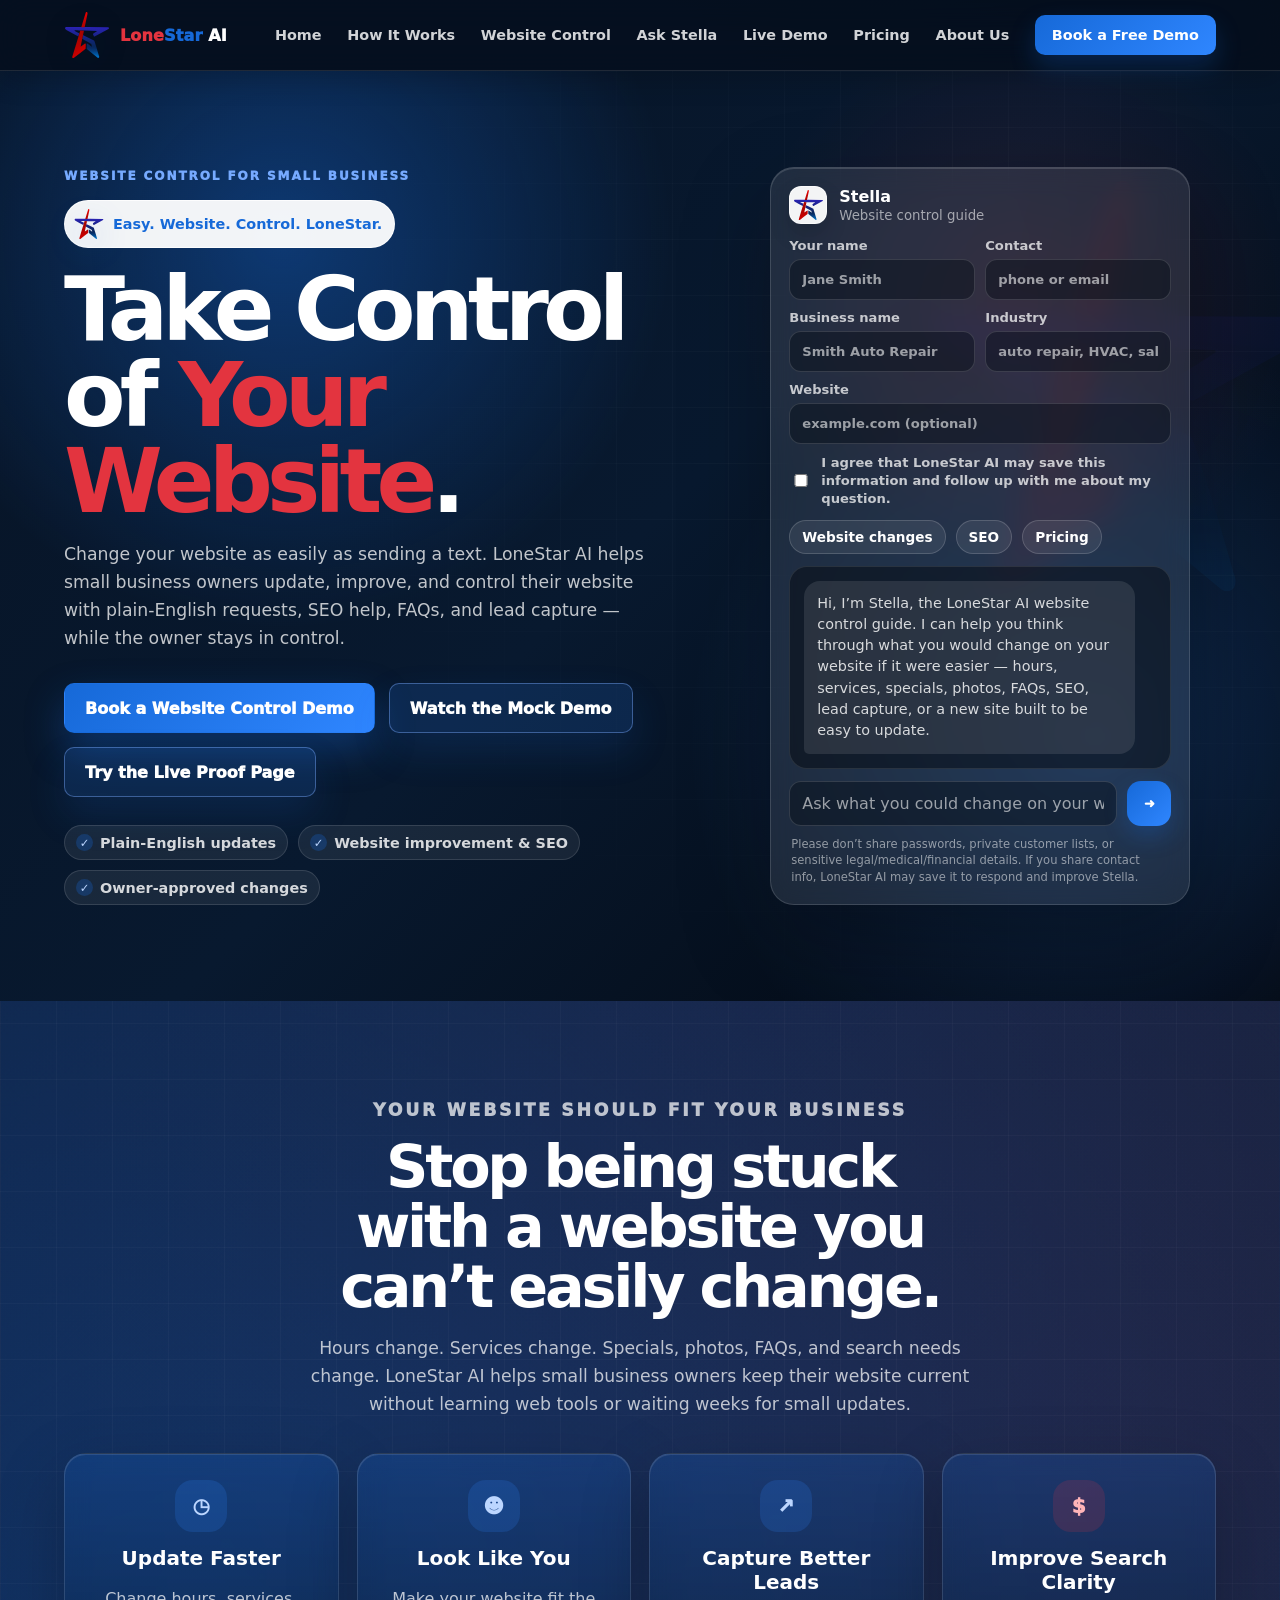
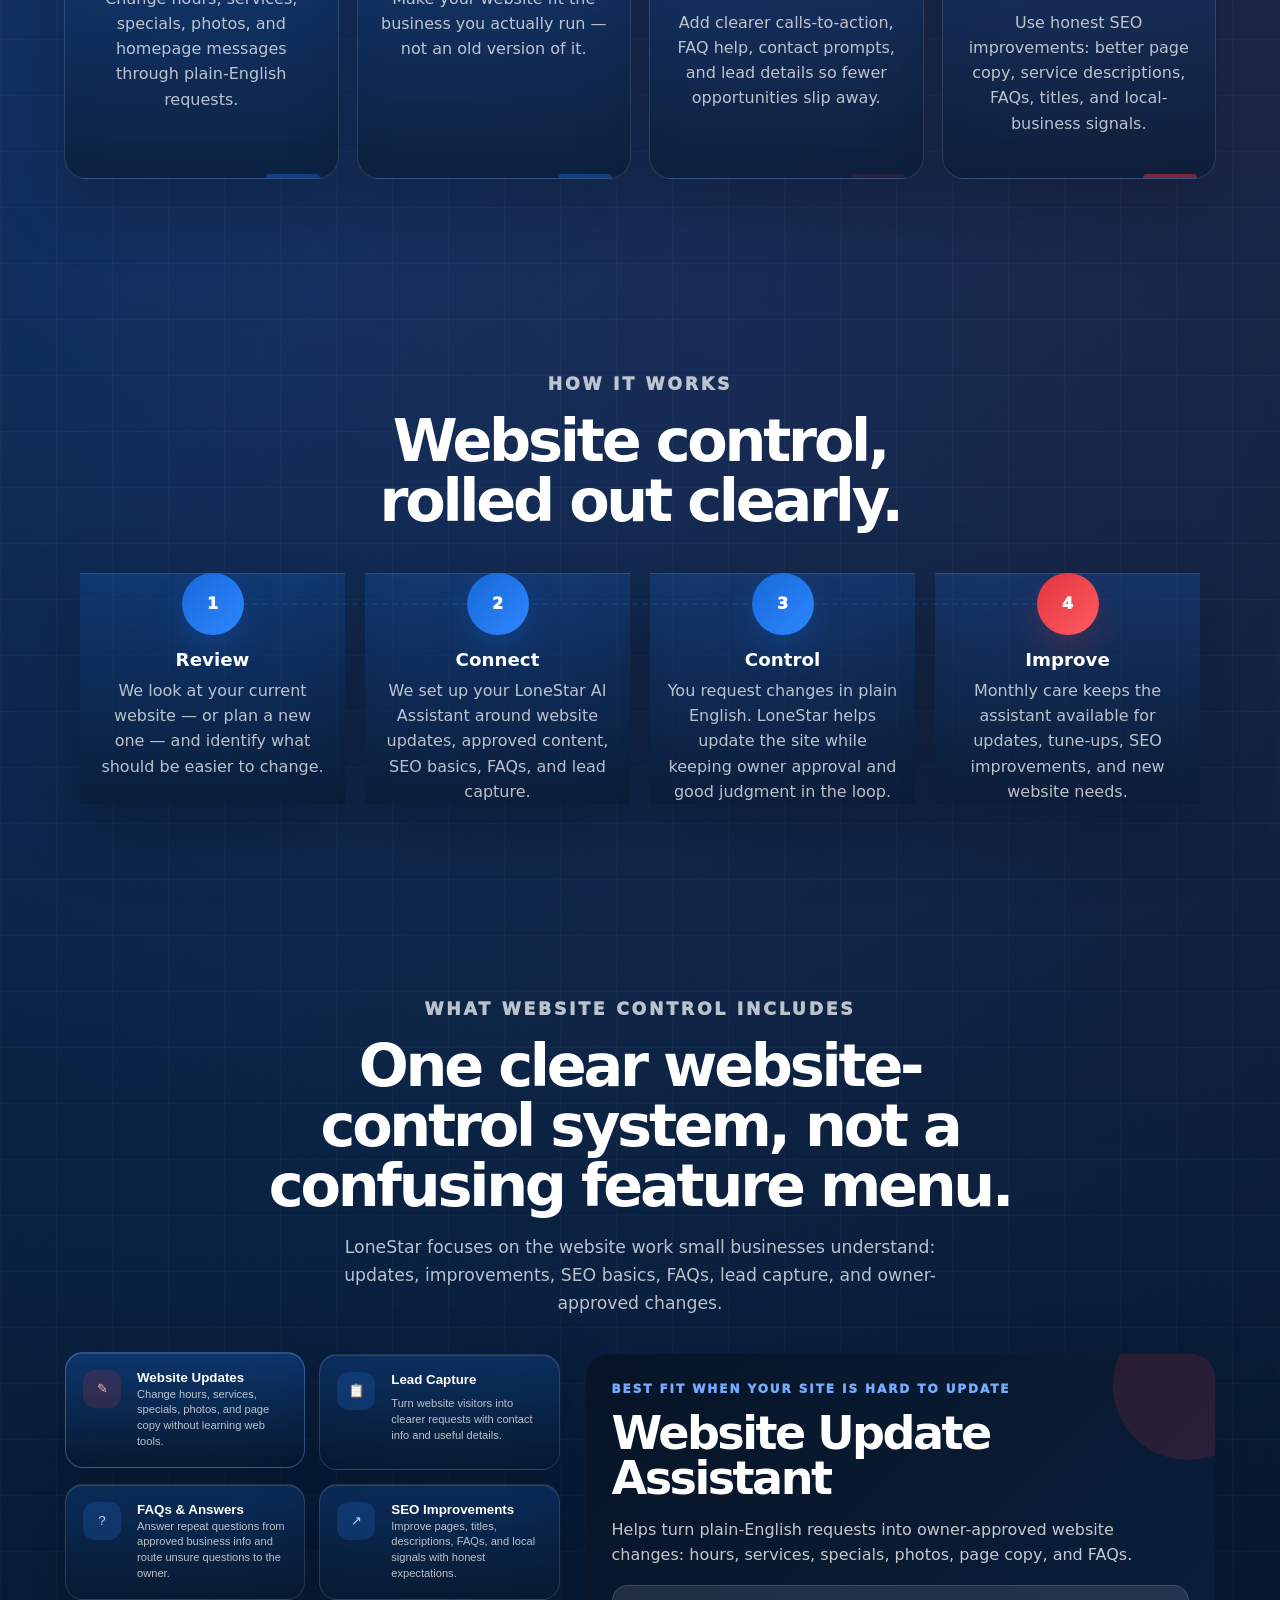
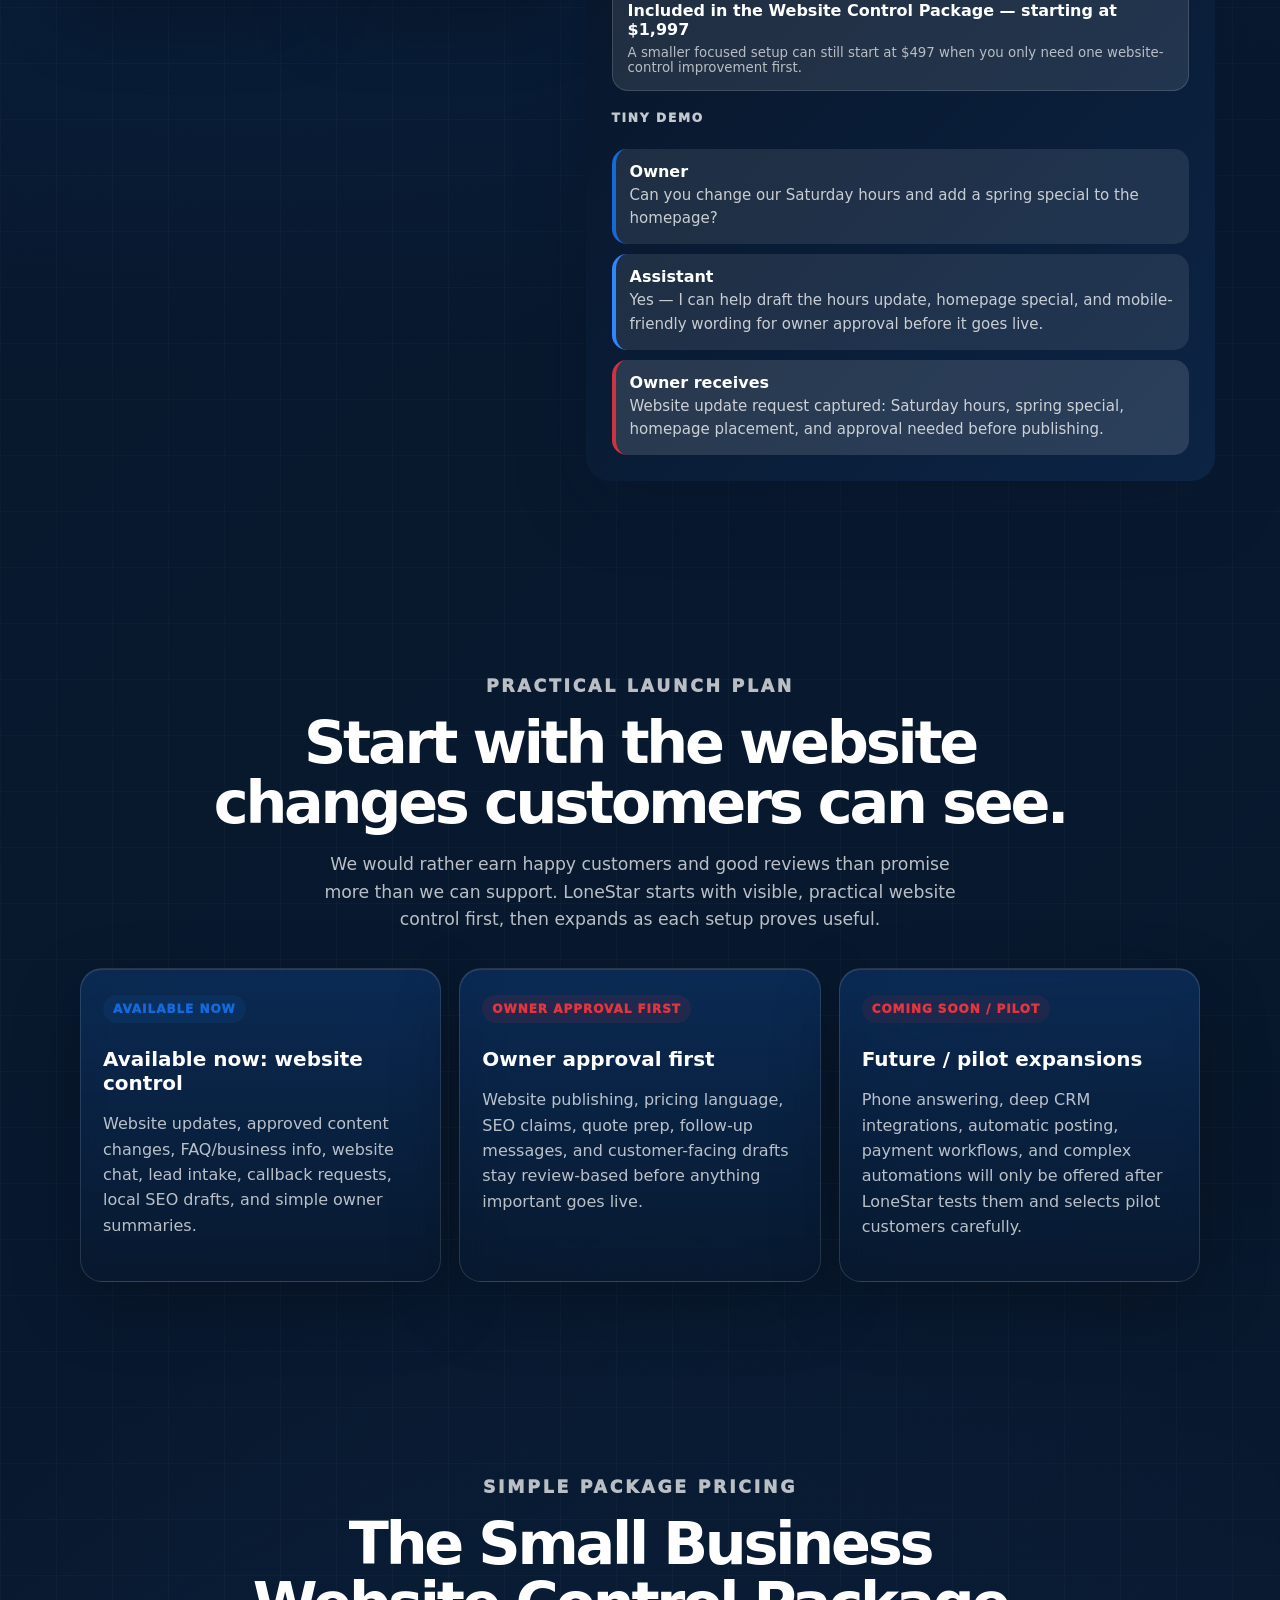
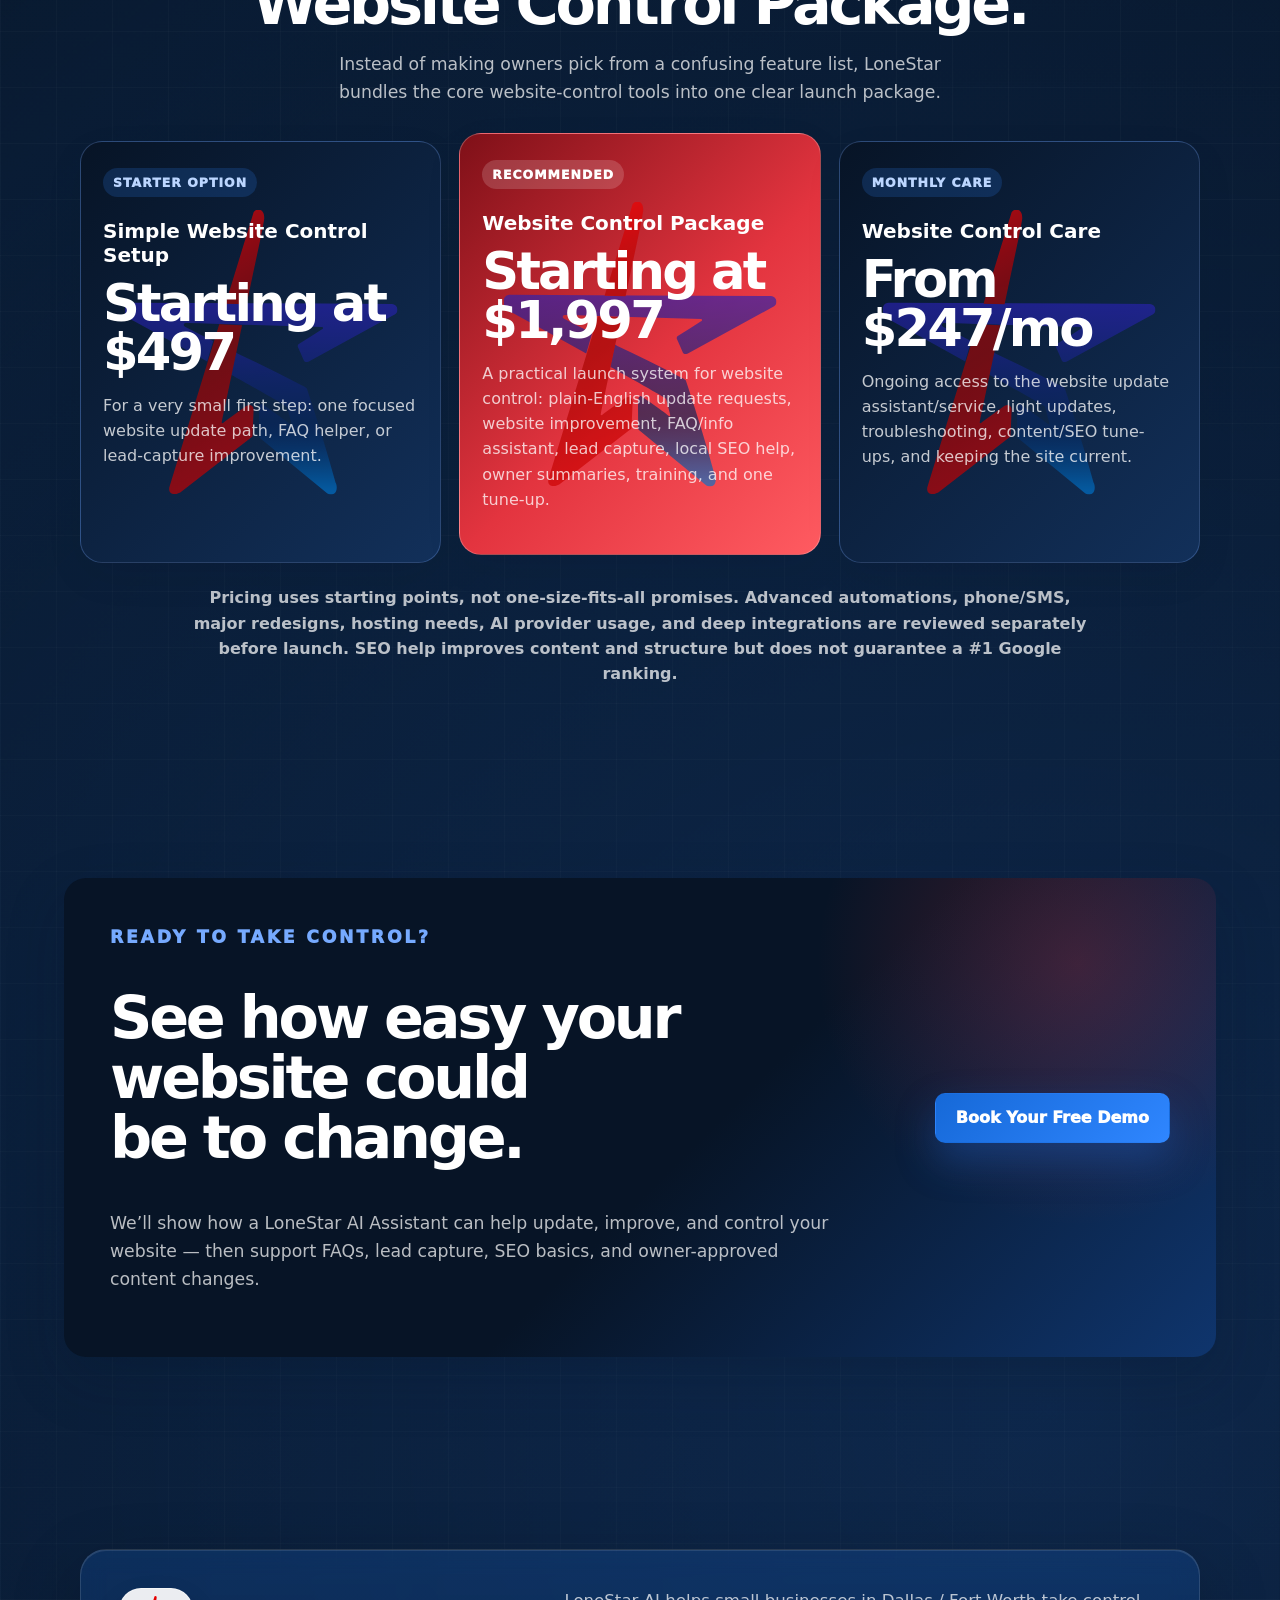
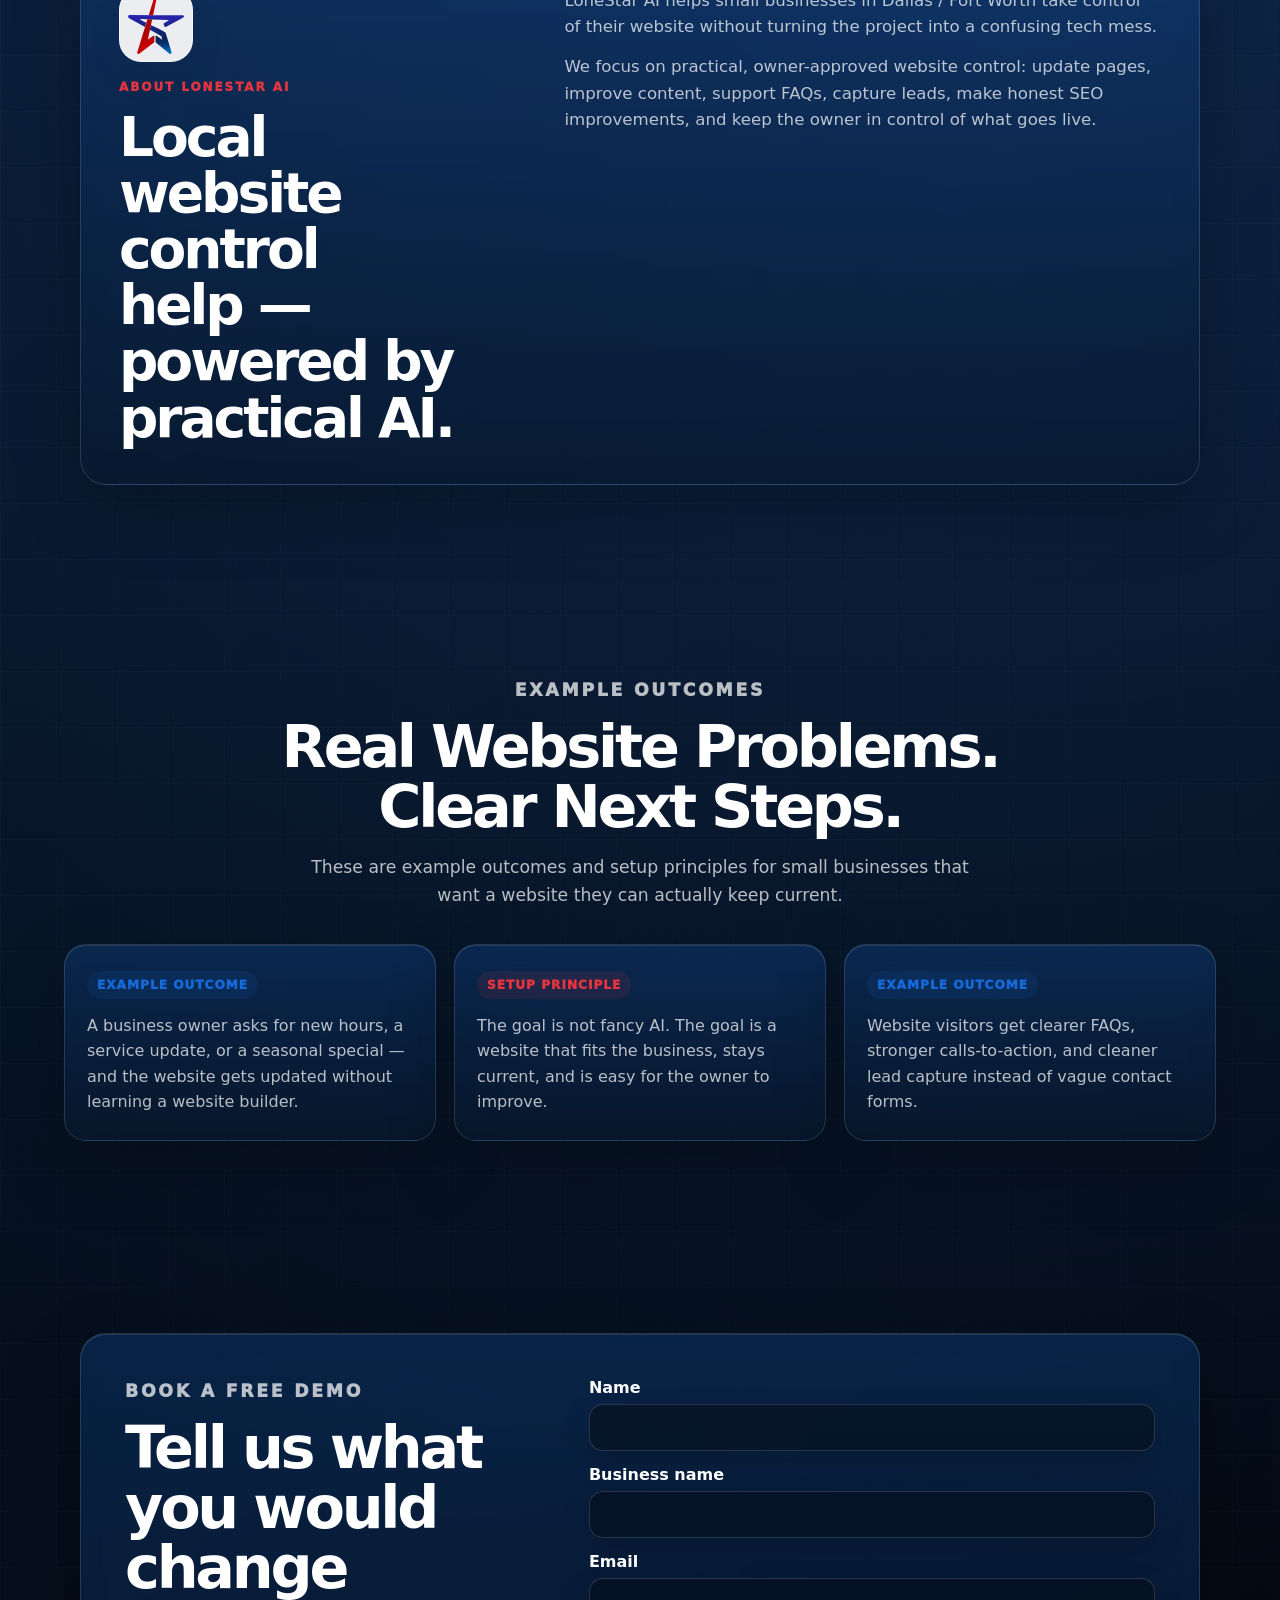
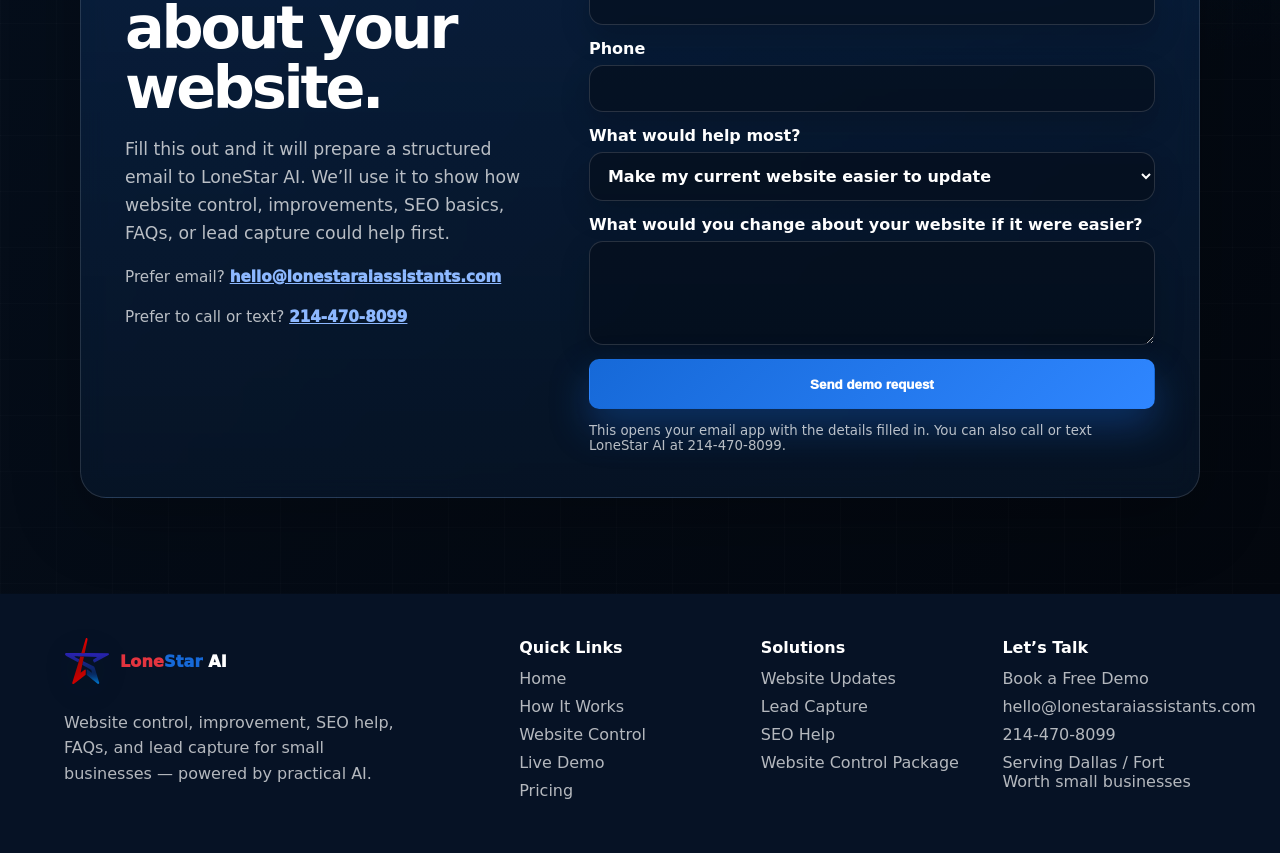
<file: index.html>
<!doctype html>
<html lang="en">
  <head>
    <meta charset="utf-8" />
    <meta name="viewport" content="width=device-width, initial-scale=1" />
    <title>LoneStar AI | Website Control for Small Businesses</title>
    <meta name="description" content="LoneStar AI helps small business owners take control of their website: plain-English updates, website improvements, SEO help, FAQs, lead capture, and monthly assistant care." />
    <meta name="theme-color" content="#071426" />
    <meta property="og:title" content="LoneStar AI" />
    <meta property="og:description" content="Change your website as easily as sending a text. LoneStar AI helps small business owners update, improve, and control their website with a practical AI assistant." />
    <meta property="og:type" content="website" />
    <meta property="og:image" content="assets/images/ls-star-rounded-gradient.png" />
    <link rel="stylesheet" href="styles.css?v=20260519-website-control" />
    <script type="application/ld+json">
      {
        "@context": "https://schema.org",
        "@type": "ProfessionalService",
        "name": "LoneStar AI",
        "description": "Website control and improvement service for small businesses, including plain-English website updates, SEO help, FAQ support, lead capture, owner-approved content changes, and monthly assistant care.",
        "areaServed": ["Dallas", "Fort Worth", "DFW", "North Texas"],
        "url": "https://lonestaraiassistants.com/"
      }
    </script>
  </head>
  <body>
    <header class="site-header">
      <a class="brand" href="#top" aria-label="LoneStar AI home">
        <img src="assets/images/ls-star-rounded-gradient.svg" alt="LoneStar AI logo" />
        <span><span class="brand-lone">Lone</span><span class="brand-star">Star</span> AI</span>
      </a>
      <button class="menu-toggle" type="button" aria-label="Open navigation menu" aria-controls="primary-nav" aria-expanded="false" data-menu-toggle>
        <span></span>
        <span></span>
        <span></span>
      </button>
      <nav id="primary-nav" aria-label="Primary navigation" data-primary-nav>
        <a href="#top">Home</a>
        <a href="#how-it-works">How It Works</a>
        <a href="#solutions">Website Control</a>
        <a href="#ask-lonestar">Ask Stella</a>
        <a href="live-demo.html">Live Demo</a>
        <a href="#pricing">Pricing</a>
        <a href="#about">About Us</a>
        <a class="nav-cta" href="#contact">Book a Free Demo</a>
      </nav>
    </header>

    <main id="top">
      <section id="ask-lonestar" class="hero section-pad">
        <div class="hero-grid">
          <div class="hero-copy">
            <p class="eyebrow blue">Website control for small business</p>
            <div class="hero-logo-chip"><img src="assets/images/ls-star-rounded-gradient.svg" alt="" aria-hidden="true" /><span>Easy. Website. Control. LoneStar.</span></div>
            <h1>Take Control of <span>Your Website</span>.</h1>
            <p class="hero-lede">Change your website as easily as sending a text. LoneStar AI helps small business owners update, improve, and control their website with plain-English requests, SEO help, FAQs, and lead capture — while the owner stays in control.</p>
            <div class="hero-actions">
              <a class="btn primary" href="#contact">Book a Website Control Demo</a>
              <a class="btn ghost" href="demo-control.html">Watch the Mock Demo</a>
              <a class="btn ghost" href="live-demo.html">Try the Live Proof Page</a>
            </div>
            <div class="trust-strip" aria-label="LoneStar launch benefits">
              <span>Plain-English updates</span>
              <span>Website improvement & SEO</span>
              <span>Owner-approved changes</span>
            </div>
          </div>

          <aside class="assistant-card site-chat hero-chat" aria-label="Stella, the LoneStar AI website assistant">
            <div class="site-chat-header">
              <span class="spark logo-spark"><img src="assets/images/ls-star-rounded-gradient.svg" alt="" aria-hidden="true" /></span>
              <div><strong>Stella</strong><small>Website control guide</small></div>
            </div>
            <div class="business-context lead-context">
              <label>Your name <input data-chat-name type="text" placeholder="Jane Smith" /></label>
              <label>Contact <input data-chat-contact type="text" placeholder="phone or email" /></label>
              <label>Business name <input data-chat-business type="text" placeholder="Smith Auto Repair" /></label>
              <label>Industry <input data-chat-industry type="text" placeholder="auto repair, HVAC, salon..." /></label>
              <label class="wide-field">Website <input data-chat-website type="text" placeholder="example.com (optional)" /></label>
              <label class="consent-field"><input data-chat-followup type="checkbox" /> I agree that LoneStar AI may save this information and follow up with me about my question.</label>
            </div>
            <div class="quick-prompts hero-prompts" aria-label="Example questions">
              <button type="button" data-chat-prompt="Can I change my website by text?">Website changes</button>
              <button type="button" data-chat-prompt="Can you help with Google Search and SEO?">SEO</button>
              <button type="button" data-chat-prompt="How much does website control cost?">Pricing</button>
            </div>
            <div class="chat-window" data-chat-window aria-live="polite">
              <div class="chat-bubble assistant">Hi, I’m Stella, the LoneStar AI website control guide. I can help you think through what you would change on your website if it were easier — hours, services, specials, photos, FAQs, SEO, lead capture, or a new site built to be easy to update.</div>
            </div>
            <form class="chat-form" data-chat-form>
              <input data-chat-input name="question" autocomplete="off" placeholder="Ask what you could change on your website..." required />
              <button type="submit" aria-label="Send question">➜</button>
            </form>
            <p class="privacy-note">Please don’t share passwords, private customer lists, or sensitive legal/medical/financial details. If you share contact info, LoneStar AI may save it to respond and improve Stella.</p>
          </aside>
        </div>
      </section>

      <section class="section-pad benefits light" aria-label="Why small businesses choose website control">
        <div class="section-heading centered">
          <p class="eyebrow">Your website should fit your business</p>
          <h2>Stop being stuck with a website you can’t easily change.</h2>
          <p>Hours change. Services change. Specials, photos, FAQs, and search needs change. LoneStar AI helps small business owners keep their website current without learning web tools or waiting weeks for small updates.</p>
        </div>
        <div class="benefit-grid four">
          <article>
            <span class="icon">◷</span>
            <h3>Update Faster</h3>
            <p>Change hours, services, specials, photos, and homepage messages through plain-English requests.</p>
          </article>
          <article>
            <span class="icon">☻</span>
            <h3>Look Like You</h3>
            <p>Make your website fit the business you actually run — not an old version of it.</p>
          </article>
          <article>
            <span class="icon">↗</span>
            <h3>Capture Better Leads</h3>
            <p>Add clearer calls-to-action, FAQ help, contact prompts, and lead details so fewer opportunities slip away.</p>
          </article>
          <article>
            <span class="icon">$</span>
            <h3>Improve Search Clarity</h3>
            <p>Use honest SEO improvements: better page copy, service descriptions, FAQs, titles, and local-business signals.</p>
          </article>
        </div>
      </section>

      <section id="how-it-works" class="section-pad process">
        <div class="section-heading centered">
          <p class="eyebrow">How it works</p>
          <h2>Website control, rolled out clearly.</h2>
        </div>
        <ol class="steps-line">
          <li><span>1</span><strong>Review</strong><p>We look at your current website — or plan a new one — and identify what should be easier to change.</p></li>
          <li><span>2</span><strong>Connect</strong><p>We set up your LoneStar AI Assistant around website updates, approved content, SEO basics, FAQs, and lead capture.</p></li>
          <li><span>3</span><strong>Control</strong><p>You request changes in plain English. LoneStar helps update the site while keeping owner approval and good judgment in the loop.</p></li>
          <li><span>4</span><strong>Improve</strong><p>Monthly care keeps the assistant available for updates, tune-ups, SEO improvements, and new website needs.</p></li>
        </ol>
      </section>

      <section id="solutions" class="section-pad solutions light">
        <div class="section-heading centered">
          <p class="eyebrow">What website control includes</p>
          <h2>One clear website-control system, not a confusing feature menu.</h2>
          <p>LoneStar focuses on the website work small businesses understand: updates, improvements, SEO basics, FAQs, lead capture, and owner-approved changes.</p>
        </div>

        <div class="mobile-picker" aria-label="Mobile solution picker">
          <label for="pain-select">Choose what you would change first</label>
          <select id="pain-select" data-pain-select>
            <option value="repeat" selected>My website is hard to update</option>
            <option value="details">I want better leads from my website</option>
            <option value="reply">I need FAQs and customer answers</option>
            <option value="followup">I want help with Google/SEO</option>
          </select>
        </div>

        <div class="solution-layout">
          <div class="solution-list" role="tablist" aria-label="Common website control solutions">
            <button type="button" data-pain="repeat" class="solution-item active"><span>✎</span><strong>Website Updates</strong><small>Change hours, services, specials, photos, and page copy without learning web tools.</small></button>
            <button type="button" data-pain="details" class="solution-item"><span>📋</span><strong>Lead Capture</strong><small>Turn website visitors into clearer requests with contact info and useful details.</small></button>
            <button type="button" data-pain="reply" class="solution-item"><span>?</span><strong>FAQs & Answers</strong><small>Answer repeat questions from approved business info and route unsure questions to the owner.</small></button>
            <button type="button" data-pain="followup" class="solution-item"><span>↗</span><strong>SEO Improvements</strong><small>Improve pages, titles, descriptions, FAQs, and local signals with honest expectations.</small></button>
          </div>

          <article class="result-panel" data-solution-card aria-live="polite">
            <p class="eyebrow blue" data-solution-label>Best fit when your site is hard to update</p>
            <h3 data-solution-title>Website Update Assistant</h3>
            <p data-solution-copy>Helps turn plain-English requests into owner-approved website changes: hours, services, specials, photos, page copy, and FAQs.</p>
            <div class="price-pill"><strong data-solution-price>Included in the Website Control Package — starting at $1,997</strong><small data-solution-note>Simple site-control setup can still start smaller when the first step is focused.</small></div>
            <div class="demo-snippet" id="examples">
              <p class="card-label">Tiny demo</p>
              <div class="chat-row customer"><strong>Owner</strong><p data-demo-customer>Can you change our Saturday hours and add a spring special to the homepage?</p></div>
              <div class="chat-row assistant"><strong>Assistant</strong><p data-demo-assistant>Yes — I can help draft the hours update, homepage special, and mobile-friendly wording for owner approval before it goes live.</p></div>
              <div class="owner-summary"><strong>Owner receives</strong><p data-demo-owner>Website update request captured: Saturday hours, spring special, homepage placement, and approval needed before publishing.</p></div>
            </div>
          </article>
        </div>
      </section>

      <section class="section-pad roadmap light" id="roadmap">
        <div class="section-heading centered">
          <p class="eyebrow">Practical launch plan</p>
          <h2>Start with the website changes customers can see.</h2>
          <p>We would rather earn happy customers and good reviews than promise more than we can support. LoneStar starts with visible, practical website control first, then expands as each setup proves useful.</p>
        </div>
        <div class="roadmap-grid">
          <article>
            <span class="status-pill live">Available now</span>
            <h3>Available now: website control</h3>
            <p>Website updates, approved content changes, FAQ/business info, website chat, lead intake, callback requests, local SEO drafts, and simple owner summaries.</p>
          </article>
          <article>
            <span class="status-pill review">Owner approval first</span>
            <h3>Owner approval first</h3>
            <p>Website publishing, pricing language, SEO claims, quote prep, follow-up messages, and customer-facing drafts stay review-based before anything important goes live.</p>
          </article>
          <article>
            <span class="status-pill soon">Coming soon / pilot</span>
            <h3>Future / pilot expansions</h3>
            <p>Phone answering, deep CRM integrations, automatic posting, payment workflows, and complex automations will only be offered after LoneStar tests them and selects pilot customers carefully.</p>
          </article>
        </div>
      </section>

      <section id="pricing" class="section-pad pricing">
        <div class="section-heading centered">
          <p class="eyebrow">Simple package pricing</p>
          <h2>The Small Business Website Control Package.</h2>
          <p>Instead of making owners pick from a confusing feature list, LoneStar bundles the core website-control tools into one clear launch package.</p>
        </div>
        <div class="pricing-grid">
          <article>
            <span>Starter option</span>
            <h3>Simple Website Control Setup</h3>
            <strong>Starting at $497</strong>
            <p>For a very small first step: one focused website update path, FAQ helper, or lead-capture improvement.</p>
          </article>
          <article class="featured-price">
            <span>Recommended</span>
            <h3>Website Control Package</h3>
            <strong>Starting at $1,997</strong>
            <p>A practical launch system for website control: plain-English update requests, website improvement, FAQ/info assistant, lead capture, local SEO help, owner summaries, training, and one tune-up.</p>
          </article>
          <article>
            <span>Monthly care</span>
            <h3>Website Control Care</h3>
            <strong>From $247/mo</strong>
            <p>Ongoing access to the website update assistant/service, light updates, troubleshooting, content/SEO tune-ups, and keeping the site current.</p>
          </article>
        </div>
        <p class="pricing-footnote">Pricing uses starting points, not one-size-fits-all promises. Advanced automations, phone/SMS, major redesigns, hosting needs, AI provider usage, and deep integrations are reviewed separately before launch. SEO help improves content and structure but does not guarantee a #1 Google ranking.</p>
      </section>

      <section class="section-pad cta-band">
        <div>
          <p class="eyebrow blue">Ready to take control?</p>
          <h2>See how easy your website could be to change.</h2>
          <p>We’ll show how a LoneStar AI Assistant can help update, improve, and control your website — then support FAQs, lead capture, SEO basics, and owner-approved content changes.</p>
          <a class="btn primary" href="#contact">Book Your Free Demo</a>
        </div>
      </section>

      <section class="section-pad about-section light" id="about">
        <div class="about-grid">
          <div>
            <div class="about-mark"><img src="assets/images/ls-star-rounded-gradient.svg" alt="LoneStar AI logo" /></div>
            <p class="eyebrow">About LoneStar AI</p>
            <h2>Local website control help — powered by practical AI.</h2>
          </div>
          <div class="about-copy">
            <p>LoneStar AI helps small businesses in Dallas / Fort Worth take control of their website without turning the project into a confusing tech mess.</p>
            <p>We focus on practical, owner-approved website control: update pages, improve content, support FAQs, capture leads, make honest SEO improvements, and keep the owner in control of what goes live.</p>
          </div>
        </div>
      </section>

      <section class="section-pad testimonials light">
        <div class="section-heading centered">
          <p class="eyebrow">Example outcomes</p>
          <h2>Real Website Problems. Clear Next Steps.</h2>
          <p>These are example outcomes and setup principles for small businesses that want a website they can actually keep current.</p>
        </div>
        <div class="testimonial-grid">
          <article><span>Example outcome</span><p>A business owner asks for new hours, a service update, or a seasonal special — and the website gets updated without learning a website builder.</p></article>
          <article><span>Setup principle</span><p>The goal is not fancy AI. The goal is a website that fits the business, stays current, and is easy for the owner to improve.</p></article>
          <article><span>Example outcome</span><p>Website visitors get clearer FAQs, stronger calls-to-action, and cleaner lead capture instead of vague contact forms.</p></article>
        </div>
      </section>

      <section id="contact" class="section-pad contact">
        <div class="contact-card">
          <div>
            <p class="eyebrow">Book a free demo</p>
            <h2>Tell us what you would change about your website.</h2>
            <p>Fill this out and it will prepare a structured email to LoneStar AI. We’ll use it to show how website control, improvements, SEO basics, FAQs, or lead capture could help first.</p>
            <p class="contact-note">Prefer email? <a href="mailto:hello@lonestaraiassistants.com">hello@lonestaraiassistants.com</a></p>
            <p class="contact-note">Prefer to call or text? <a href="tel:+12144708099">214-470-8099</a></p>
          </div>
          <form class="lead-form" data-lead-form>
            <label>Name <input name="name" autocomplete="name" required /></label>
            <label>Business name <input name="business" autocomplete="organization" /></label>
            <label>Email <input name="email" type="email" autocomplete="email" required /></label>
            <label>Phone <input name="phone" type="tel" autocomplete="tel" /></label>
            <label>What would help most?
              <select name="need">
                <option>Make my current website easier to update</option>
                <option>Build a website I can control</option>
                <option>Improve SEO / Google Search clarity</option>
                <option>Add FAQs or lead capture</option>
                <option>Not sure yet</option>
              </select>
            </label>
            <label>What would you change about your website if it were easier? <textarea name="notes" rows="4"></textarea></label>
            <button class="btn primary" type="submit">Send demo request</button>
            <small>This opens your email app with the details filled in. You can also call or text LoneStar AI at 214-470-8099.</small>
          </form>
        </div>
      </section>
    </main>

    <footer class="site-footer">
      <div class="footer-brand">
        <a class="brand" href="#top" aria-label="LoneStar AI home">
          <img src="assets/images/ls-star-rounded-gradient.svg" alt="LoneStar AI logo" />
          <span><span class="brand-lone">Lone</span><span class="brand-star">Star</span> AI</span>
        </a>
        <p>Website control, improvement, SEO help, FAQs, and lead capture for small businesses — powered by practical AI.</p>
      </div>
      <div>
        <h3>Quick Links</h3>
        <a href="#top">Home</a>
        <a href="#how-it-works">How It Works</a>
        <a href="#solutions">Website Control</a>
        <a href="live-demo.html">Live Demo</a>
        <a href="#pricing">Pricing</a>
      </div>
      <div>
        <h3>Solutions</h3>
        <a href="#solutions">Website Updates</a>
        <a href="#solutions">Lead Capture</a>
        <a href="#solutions">SEO Help</a>
        <a href="#pricing">Website Control Package</a>
      </div>
      <div>
        <h3>Let’s Talk</h3>
        <a href="#contact">Book a Free Demo</a>
        <a href="mailto:hello@lonestaraiassistants.com">hello@lonestaraiassistants.com</a>
        <a href="tel:+12144708099">214-470-8099</a>
        <span>Serving Dallas / Fort Worth small businesses</span>
      </div>
    </footer>

    <script src="assets/js/guided-selector.js?v=20260519-website-control" defer></script>
  </body>
</html>
</file>
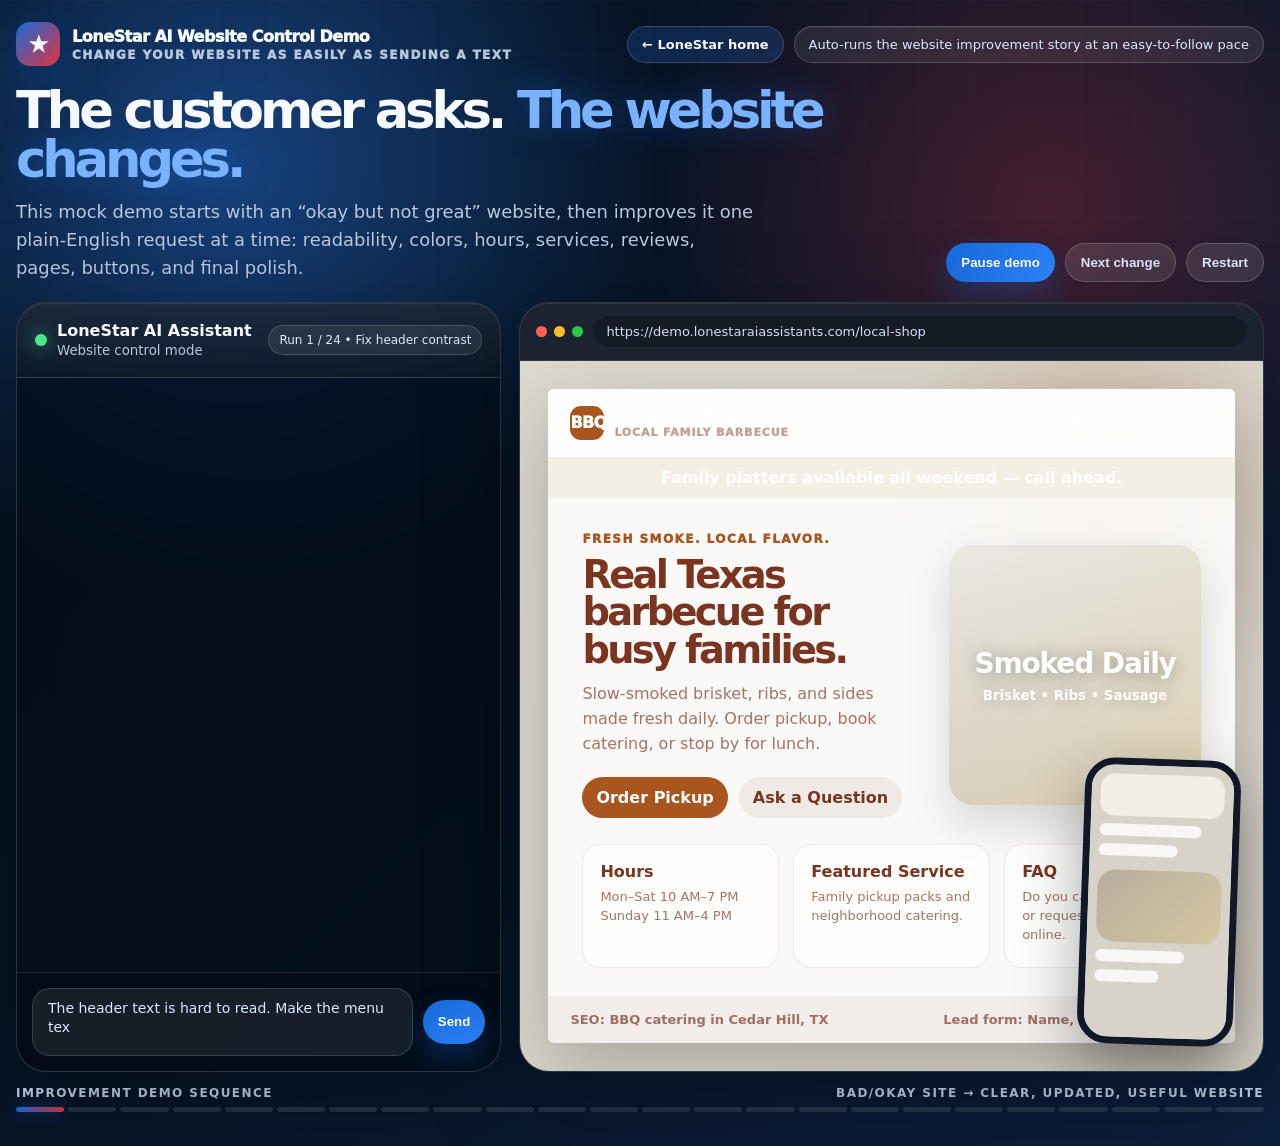
<file: demo-control.html>
<!doctype html>
<html lang="en">
<head>
  <meta charset="utf-8" />
  <meta name="viewport" content="width=device-width, initial-scale=1" />
  <title>LoneStar AI Website Control Demo</title>
  <meta name="description" content="A LoneStar AI demo showing how a small business website can change from plain-English requests." />
  <style>
    :root {
      --navy: #071426;
      --navy-2: #0b1e36;
      --blue: #1669d8;
      --blue-2: #2f86ff;
      --red: #e3343f;
      --red-2: #ff5b61;
      --ink: #f7fbff;
      --muted: #b8c7dd;
      --glass: rgba(255,255,255,.09);
      --line: rgba(255,255,255,.16);
      --site-bg: #d7d3c8;
      --site-card: rgba(255,255,255,.94);
      --site-text: #7a341f;
      --site-accent: #a8551e;
      --site-banner: #f3efe4;
      --site-banner-text: #ffffff;
      --site-surface: rgba(255,255,255,.86);
      --site-card-bg: rgba(255,255,255,.60);
      --site-muted: rgba(122,52,31,.68);
      --site-faint: rgba(122,52,31,.46);
      --site-nav-text: #ffffff;
      --site-nav-muted: rgba(255,255,255,.78);
      --review-display: none;
      --site-radius: 6px;
    }

    * { box-sizing: border-box; margin: 0; padding: 0; }

    * { box-sizing: border-box; }
    html, body { max-width: 100%; overflow-x: hidden; }

    body {
      min-height: 100vh;
      font-family: Inter, ui-sans-serif, system-ui, -apple-system, BlinkMacSystemFont, "Segoe UI", sans-serif;
      color: var(--ink);
      background:
        radial-gradient(circle at 18% 14%, rgba(47,134,255,.42), transparent 30%),
        radial-gradient(circle at 82% 18%, rgba(227,52,63,.28), transparent 28%),
        linear-gradient(135deg, #04101f 0%, var(--navy) 44%, #0b1f3e 100%);
      overflow-x: hidden;
    }

    body::before {
      content: "";
      position: fixed;
      inset: 0;
      pointer-events: none;
      opacity: .34;
      background-image:
        linear-gradient(rgba(255,255,255,.055) 1px, transparent 1px),
        linear-gradient(90deg, rgba(255,255,255,.055) 1px, transparent 1px);
      background-size: 54px 54px;
      mask-image: linear-gradient(to bottom, black, transparent 82%);
    }

    .shell {
      width: min(1500px, calc(100% - 32px));
      margin: 0 auto;
      padding: 22px 0 34px;
      position: relative;
      z-index: 1;
    }

    .topbar {
      display: flex;
      justify-content: space-between;
      align-items: center;
      gap: 18px;
      margin-bottom: 20px;
    }

    .brand {
      display: flex;
      align-items: center;
      gap: 12px;
      font-weight: 950;
      letter-spacing: -.03em;
    }

    .mark {
      width: 44px;
      height: 44px;
      border-radius: 14px;
      display: grid;
      place-items: center;
      background: linear-gradient(135deg, var(--blue), var(--red));
      box-shadow: 0 18px 44px rgba(22,105,216,.28);
      font-size: 22px;
    }

    .brand small { display: block; color: var(--muted); font-size: 12px; letter-spacing: .12em; text-transform: uppercase; margin-top: 2px; }

    .pill {
      border: 1px solid rgba(255,255,255,.18);
      background: rgba(255,255,255,.08);
      border-radius: 999px;
      padding: 10px 14px;
      color: #dbe8ff;
      font-size: 13px;
      box-shadow: inset 0 1px 0 rgba(255,255,255,.08);
    }

    .top-actions { display: flex; align-items: center; gap: 10px; flex-wrap: wrap; justify-content: flex-end; }
    .home-link { color: #f7fbff; border: 1px solid var(--line); background: rgba(47,134,255,.18); border-radius: 999px; padding: 10px 14px; font-size: 13px; font-weight: 900; text-decoration: none; }
    .home-link:hover, .home-link:focus-visible { background: var(--red); border-color: rgba(255,255,255,.34); outline: none; }

    .headline {
      display: grid;
      grid-template-columns: minmax(0, 1fr) auto;
      gap: 20px;
      align-items: end;
      margin-bottom: 20px;
    }

    h1 {
      font-size: clamp(2rem, 4vw, 4.8rem);
      line-height: .96;
      letter-spacing: -.08em;
      max-width: 900px;
    }

    h1 span { color: #79b2ff; text-shadow: 0 0 34px rgba(47,134,255,.34); }

    .subhead {
      color: var(--muted);
      font-size: clamp(1rem, 1.4vw, 1.2rem);
      max-width: 740px;
      margin-top: 14px;
      line-height: 1.55;
    }

    .controls {
      display: flex;
      gap: 10px;
      justify-content: flex-end;
      flex-wrap: wrap;
    }

    button {
      border: 0;
      border-radius: 999px;
      padding: 11px 15px;
      font-weight: 900;
      color: white;
      background: linear-gradient(135deg, var(--blue), var(--blue-2));
      box-shadow: 0 14px 30px rgba(22,105,216,.32);
      cursor: pointer;
      transition: transform .18s ease, background .18s ease, box-shadow .18s ease;
    }

    button:hover, button:focus-visible {
      background: linear-gradient(135deg, var(--red), var(--red-2));
      transform: translateY(-1px);
      box-shadow: 0 16px 34px rgba(227,52,63,.3);
    }

    button.secondary { background: rgba(255,255,255,.11); border: 1px solid rgba(255,255,255,.18); color: #dbe8ff; box-shadow: none; }
    button.secondary:hover { background: linear-gradient(135deg, var(--red), var(--red-2)); color: white; }

    .demo-stage {
      display: grid;
      grid-template-columns: minmax(400px, .88fr) minmax(600px, 1.35fr);
      gap: 18px;
      align-items: stretch;
      position: relative;
    }

    .assistant-panel, .website-frame {
      min-height: 720px;
      border: 1px solid var(--line);
      border-radius: 30px;
      background: rgba(3,12,24,.72);
      box-shadow: 0 30px 90px rgba(0,0,0,.34), inset 0 1px 0 rgba(255,255,255,.08);
      overflow: hidden;
      backdrop-filter: blur(18px);
    }

    .assistant-panel {
      display: grid;
      grid-template-rows: auto 1fr auto;
      min-width: 0;
    }

    .panel-head {
      padding: 18px;
      border-bottom: 1px solid rgba(255,255,255,.12);
      display: flex;
      align-items: center;
      justify-content: space-between;
      gap: 12px;
      background: linear-gradient(180deg, rgba(255,255,255,.09), rgba(255,255,255,.03));
    }

    .agent-id { display: flex; align-items: center; gap: 10px; }
    .agent-dot { width: 12px; height: 12px; border-radius: 50%; background: #47e98b; box-shadow: 0 0 18px rgba(71,233,139,.76); }
    .agent-id strong { display: block; }
    .agent-id small { color: var(--muted); }

    .run-badge {
      font-size: 12px;
      color: #dceaff;
      border: 1px solid rgba(255,255,255,.16);
      padding: 7px 10px;
      border-radius: 999px;
      background: rgba(255,255,255,.08);
    }

    .messages {
      padding: 18px;
      display: flex;
      flex-direction: column;
      gap: 12px;
      overflow: hidden;
      position: relative;
    }

    .bubble {
      max-width: 92%;
      border-radius: 20px;
      padding: 14px 15px;
      line-height: 1.45;
      font-size: 15px;
      opacity: 0;
      transform: translateY(8px);
      animation: bubbleIn .36s ease forwards;
    }

    .bubble.customer {
      align-self: flex-end;
      background: linear-gradient(135deg, var(--blue), var(--blue-2));
      color: white;
      border-bottom-right-radius: 6px;
      box-shadow: 0 16px 36px rgba(22,105,216,.25);
    }

    .bubble.agent {
      align-self: flex-start;
      background: rgba(255,255,255,.10);
      border: 1px solid rgba(255,255,255,.12);
      color: #e9f2ff;
      border-bottom-left-radius: 6px;
    }

    .bubble strong { color: #fff; }
    .typing { display: inline-block; min-width: 8px; border-right: 2px solid rgba(255,255,255,.78); animation: blink .75s step-end infinite; }

    .command-log {
      margin-top: auto;
      border: 1px solid rgba(255,255,255,.12);
      border-radius: 18px;
      background: rgba(0,0,0,.22);
      padding: 12px;
      font-family: ui-monospace, SFMono-Regular, Menlo, Consolas, monospace;
      color: #bce2ff;
      font-size: 13px;
      line-height: 1.58;
      min-height: 156px;
      overflow: hidden;
    }

    .log-line { opacity: 0; transform: translateX(-6px); animation: logIn .25s ease forwards; }
    .log-line.ok { color: #73efad; }
    .log-line.warn { color: #ffd27a; }

    .composer {
      padding: 15px;
      border-top: 1px solid rgba(255,255,255,.12);
      display: flex;
      gap: 10px;
      align-items: stretch;
      min-width: 0;
      max-width: 100%;
      box-sizing: border-box;
      overflow: hidden;
      background: rgba(0,0,0,.18);
    }

    .composer button {
      flex: 0 0 auto;
      white-space: nowrap;
      align-self: center;
      min-height: 44px;
    }

    .input-look {
      flex: 1 1 auto;
      min-width: 0;
      max-width: 100%;
      box-sizing: border-box;
      min-height: 68px;
      border-radius: 18px;
      border: 1px solid rgba(255,255,255,.14);
      background: rgba(255,255,255,.08);
      padding: 10px 15px;
      color: #dbe8ff;
      font-size: 14px;
      line-height: 1.35;
      overflow: visible;
      white-space: normal;
      overflow-wrap: anywhere;
      word-break: break-word;
    }

    .website-frame {
      background: #06101d;
      display: flex;
      flex-direction: column;
      position: relative;
    }


    .floating-request {
      position: fixed;
      z-index: 1000;
      left: 0;
      top: 0;
      width: min(680px, calc(100% - 62px));
      transform: scale(1);
      box-sizing: border-box;
      border: 2px solid rgba(47,134,255,.72);
      border-radius: 28px;
      background:
        linear-gradient(180deg, rgba(255,255,255,.98), rgba(235,244,255,.96)),
        rgba(255,255,255,.96);
      color: #071527;
      box-shadow: 0 34px 90px rgba(0,0,0,.46), 0 0 0 8px rgba(47,134,255,.12);
      padding: 18px 18px 16px;
      opacity: 0;
      pointer-events: none;
      transition: transform 1.05s cubic-bezier(.18,.82,.18,1), opacity .28s ease, box-shadow .45s ease;
    }

    .floating-request.show { opacity: 0; }
    .floating-request.fading { opacity: 0; transform: scale(.98); }

    .floating-request-label {
      display: flex;
      align-items: center;
      justify-content: space-between;
      gap: 12px;
      color: #1669d8;
      font-size: 12px;
      font-weight: 950;
      letter-spacing: .12em;
      text-transform: uppercase;
      margin-bottom: 10px;
    }

    .floating-request-kbd {
      color: #fff;
      background: linear-gradient(135deg, var(--blue), var(--red));
      border-radius: 999px;
      padding: 6px 9px;
      font-size: 11px;
      letter-spacing: .04em;
      white-space: nowrap;
    }

    .floating-request-text {
      min-height: 74px;
      display: block;
      color: #061223;
      font-size: clamp(1.32rem, 2.55vw, 2.15rem);
      line-height: 1.12;
      font-weight: 900;
      letter-spacing: -.045em;
      overflow-wrap: anywhere;
    }

    .floating-request.shrink .floating-request-text { white-space: nowrap; overflow: hidden; text-overflow: ellipsis; }
    .floating-request .typing { border-right-color: #1669d8; }

    .mobile-request-panel {
      display: none;
      margin-top: 10px;
      border: 1px solid rgba(47,134,255,.35);
      border-radius: 18px;
      background: rgba(255,255,255,.96);
      color: #071527;
      box-shadow: 0 16px 40px rgba(0,0,0,.22);
      padding: 13px 14px;
    }
    .mobile-request-label {
      color: #1669d8;
      font-size: 10px;
      font-weight: 950;
      letter-spacing: .12em;
      text-transform: uppercase;
      margin-bottom: 6px;
    }
    .mobile-request-text {
      font-size: 1rem;
      line-height: 1.22;
      font-weight: 900;
      letter-spacing: -.035em;
      color: #061223;
      min-height: 44px;
    }

    .browser-bar {
      padding: 13px 16px;
      border-bottom: 1px solid rgba(255,255,255,.10);
      display: flex;
      align-items: center;
      gap: 10px;
      background: rgba(255,255,255,.08);
    }

    .traffic { display: flex; gap: 7px; }
    .traffic span { width: 11px; height: 11px; border-radius: 50%; display: block; }
    .traffic span:nth-child(1) { background: #ff5f57; }
    .traffic span:nth-child(2) { background: #febc2e; }
    .traffic span:nth-child(3) { background: #28c840; }
    .url { flex: 1; color: #cfe0f7; background: rgba(0,0,0,.22); border-radius: 999px; padding: 8px 13px; font-size: 13px; overflow: hidden; white-space: nowrap; text-overflow: ellipsis; }

    .site {
      flex: 1;
      color: var(--site-text);
      background:
        radial-gradient(circle at 78% 20%, color-mix(in srgb, var(--site-accent) 28%, transparent), transparent 28%),
        linear-gradient(135deg, color-mix(in srgb, var(--site-bg) 88%, white), var(--site-bg));
      transition: background .72s ease, color .72s ease;
      padding: 28px;
      overflow: hidden;
    }

    .site-inner {
      min-height: 100%;
      border-radius: var(--site-radius);
      overflow: hidden;
      background: var(--site-surface);
      box-shadow: 0 26px 70px rgba(0,0,0,.22);
      display: grid;
      grid-template-rows: auto auto 1fr auto;
      transition: border-radius .5s ease, background .5s ease;
    }

    .site-nav {
      display: flex;
      justify-content: space-between;
      align-items: center;
      gap: 15px;
      padding: 17px 22px;
      background: var(--site-surface);
      color: var(--site-nav-text);
    }

    .biz-logo { display: flex; align-items: center; gap: 10px; font-weight: 950; letter-spacing: -.04em; }
    .biz-logo span { width: 34px; height: 34px; display: grid; place-items: center; border-radius: 11px; color: white; background: var(--site-accent); transition: background .5s ease, border-radius .5s ease; }
    .site-nav nav { display: flex; gap: 15px; color: var(--site-nav-muted); font-size: 14px; font-weight: 700; transition: color .5s ease; }
    .site-nav nav span { transition: color .35s ease, transform .35s ease; }
    .site-nav.centered { flex-direction: column; justify-content: center; text-align: center; }
    .site-nav.centered nav { justify-content: center; flex-wrap: wrap; }
    .site-nav.centered .biz-logo { flex-direction: column; gap: 7px; }

    .site-alert {
      background: var(--site-banner);
      color: var(--site-banner-text);
      padding: 11px 22px;
      display: flex;
      justify-content: center;
      text-align: center;
      font-weight: 900;
      transition: background .5s ease, color .5s ease;
      overflow: hidden;
      position: relative;
    }
    .site-alert .alert-inner { display: inline-block; white-space: nowrap; }
    .site-alert.scrolling .alert-inner { animation: scrollBanner 9s linear infinite; }

    .site-hero {
      padding: 34px 34px 26px;
      display: grid;
      grid-template-columns: minmax(0, 1.15fr) minmax(230px, .85fr);
      gap: 26px;
      align-items: center;
    }

    .site-kicker { color: var(--site-accent); font-weight: 950; text-transform: uppercase; letter-spacing: .12em; font-size: 12px; margin-bottom: 10px; transition: color .5s ease; }
    .site h2 { font-size: clamp(2rem, 3vw, 3.4rem); line-height: .98; letter-spacing: -.07em; margin-bottom: 14px; color: var(--site-text); transition: color .5s ease; }
    .site-copy { color: var(--site-muted); line-height: 1.55; max-width: 560px; font-size: 16px; transition: color .5s ease; }
    .site-actions { display: flex; flex-wrap: wrap; gap: 11px; margin-top: 20px; }
    .site-btn { background: var(--site-accent); color: white; border-radius: 999px; padding: 11px 14px; font-weight: 900; transition: background .5s ease; }
    .site-btn.ghost { background: color-mix(in srgb, var(--site-text) 8%, transparent); color: var(--site-text); }
    .site-btn.extra { display: none; }
    .site-btn.extra.show { display: inline-flex; }

    .photo-card {
      min-height: 260px;
      border-radius: 24px;
      background:
        linear-gradient(160deg, rgba(255,255,255,.72), rgba(255,255,255,.18)),
        var(--photo-gradient, linear-gradient(135deg, #2f86ff, #e3343f));
      display: grid;
      place-items: center;
      text-align: center;
      padding: 22px;
      box-shadow: 0 18px 45px rgba(0,0,0,.14);
      color: #fff;
      text-shadow: 0 2px 18px rgba(0,0,0,.34);
      transition: background .7s ease, transform .5s ease;
    }
    .photo-card strong { display: block; font-size: 28px; letter-spacing: -.04em; }
    .photo-card small { display: block; margin-top: 8px; font-weight: 800; opacity: .95; }

    .site-grid {
      padding: 0 34px 28px;
      display: grid;
      grid-template-columns: repeat(3, 1fr);
      gap: 14px;
    }

    .site-card {
      background: var(--site-card-bg);
      border: 1px solid color-mix(in srgb, var(--site-text) 10%, transparent);
      border-radius: 18px;
      padding: 17px;
      min-height: 124px;
      transition: transform .4s ease, border-color .4s ease, background .4s ease;
    }
    .site-card.changed { animation: pulse .8s ease; border-color: color-mix(in srgb, var(--site-accent) 58%, white); }
    .site-card h3 { font-size: 16px; margin-bottom: 7px; color: var(--site-text); }
    .site-card p { color: var(--site-muted); font-size: 13px; line-height: 1.45; transition: color .5s ease; }
    #reviewCard { display: var(--review-display); }

    .site-footer {
      background: color-mix(in srgb, var(--site-text) 6%, transparent);
      padding: 16px 22px;
      display: flex;
      justify-content: space-between;
      align-items: center;
      gap: 12px;
      color: var(--site-muted);
      font-size: 13px;
      font-weight: 750;
    }

    .phone-preview {
      position: absolute;
      right: 26px;
      bottom: 26px;
      width: 156px;
      height: 286px;
      border: 7px solid #111827;
      border-radius: 30px;
      overflow: hidden;
      background: #fff;
      box-shadow: 0 24px 60px rgba(0,0,0,.34);
      transform: rotate(2deg);
      transition: transform .45s ease;
    }
    .phone-preview .mini-site { height: 100%; background: var(--site-bg); padding: 9px; transition: background .72s ease; }
    .phone-preview .mini-top { height: 42px; border-radius: 14px; background: var(--site-banner); margin-bottom: 8px; transition: background .5s ease; }
    .phone-preview .mini-line { height: 12px; border-radius: 999px; background: rgba(255,255,255,.82); margin: 8px 0; }
    .phone-preview .mini-block { height: 72px; border-radius: 18px; background: var(--photo-gradient, linear-gradient(135deg, #2f86ff, #e3343f)); margin-top: 14px; transition: background .7s ease; }

    .change-flash { animation: siteFlash .75s ease; }

    .progress-label {
      margin-top: 14px;
      color: #c9d9f0;
      font-size: 12px;
      font-weight: 850;
      letter-spacing: .12em;
      text-transform: uppercase;
      display: flex;
      justify-content: space-between;
      gap: 12px;
    }

    .progress-strip {
      display: grid;
      grid-template-columns: repeat(auto-fit, minmax(16px, 1fr));
      gap: 4px;
      margin-top: 7px;
    }
    .tick { height: 5px; border-radius: 999px; background: rgba(255,255,255,.12); overflow: hidden; }
    .tick.active { background: linear-gradient(90deg, var(--blue), var(--red)); box-shadow: 0 0 16px rgba(47,134,255,.45); }

    @keyframes blink { 50% { border-color: transparent; } }
    @keyframes bubbleIn { to { opacity: 1; transform: translateY(0); } }
    @keyframes logIn { to { opacity: 1; transform: translateX(0); } }
    @keyframes siteFlash { 0%,100% { filter: brightness(1); } 35% { filter: brightness(1.18) saturate(1.14); } }
    @keyframes pulse { 0%, 100% { transform: translateY(0); } 40% { transform: translateY(-4px); } }
    @keyframes scrollBanner { 0% { transform: translateX(92%); } 100% { transform: translateX(-92%); } }

    @media (max-width: 1100px) {
      .headline, .demo-stage { grid-template-columns: 1fr; }
      .assistant-panel, .website-frame { min-height: auto; }
      .website-frame { min-height: 680px; order: -1; }
      .site-hero { grid-template-columns: 1fr; }
      .phone-preview { display: none; }
    }

    @media (max-width: 720px) {
      .shell { width: min(100% - 18px, 1500px); padding-top: 14px; overflow-x: hidden; }
      .topbar { align-items: flex-start; flex-direction: column; gap: 10px; }
      .top-actions { display: none; }
      .brand { font-size: 14px; }
      .brand small { display: none; }
      .headline { display: block; margin: 10px 0 10px; }
      .headline > div:first-child { display: none; }
      .headline h1 { font-size: clamp(2.1rem, 14vw, 3.2rem); }
      .headline .subhead { display: none; }
      .demo-stage, .website-frame, .assistant-panel { min-width: 0; width: 100%; max-width: 100%; }
      .assistant-panel { display: none; }
      .website-frame { min-height: auto; }
      .browser-bar { padding: 9px 10px; }
      .url { min-width: 0; font-size: 11px; }
      .site { padding: 8px; max-height: 430px; overflow: hidden; width: 100%; max-width: 100%; }
      .site-inner { min-height: 0; grid-template-rows: auto auto auto; width: 100%; max-width: 100%; overflow: hidden; }
      .site-nav { padding: 12px 14px; }
      .site-alert .alert-inner { white-space: normal; }
      .site-nav nav { display: none; }
      .site-hero { grid-template-columns: 1fr; padding: 18px 16px 14px; gap: 12px; }
      .site h2 { font-size: 1.25rem; line-height: 1.08; margin-bottom: 8px; overflow-wrap: anywhere; }
      .site-copy { font-size: 12px; line-height: 1.32; overflow-wrap: anywhere; }
      .site-actions { margin-top: 12px; gap: 8px; }
      .site-btn { padding: 9px 11px; font-size: 12px; }
      .photo-card { display: none; }
      .site-grid { grid-template-columns: 1fr; padding: 0 16px 14px; gap: 8px; }
      .site-card { min-height: auto; padding: 12px; }
      .site-card:not(.changed) { display: none; }
      .site-card h3 { font-size: 14px; }
      .site-card p { font-size: 12px; }
      .site-footer { display: none; }
      .mobile-request-panel { display: block; width: 100%; max-width: 100%; overflow: hidden; padding: 12px 12px; }
      .mobile-request-text { overflow-wrap: anywhere; font-size: .9rem; line-height: 1.2; }
      .progress-label, .progress-strip { display: none; }
      .floating-request { display: none; }
      .controls { justify-content: flex-start; }
    }
  </style>
</head>
<body>
  <main class="shell">
    <header class="topbar">
      <div class="brand">
        <div class="mark">★</div>
        <div>
          LoneStar AI Website Control Demo
          <small>Change your website as easily as sending a text</small>
        </div>
      </div>
      <div class="top-actions"><a class="home-link" href="index.html">← LoneStar home</a><div class="pill">Auto-runs the website improvement story at an easy-to-follow pace</div></div>
    </header>

    <section class="headline">
      <div>
        <h1>The customer asks. <span>The website changes.</span></h1>
        <p class="subhead">This mock demo starts with an “okay but not great” website, then improves it one plain-English request at a time: readability, colors, hours, services, reviews, pages, buttons, and final polish.</p>
      </div>
      <div class="controls">
        <button id="playPause" type="button">Pause demo</button>
        <button class="secondary" id="nextBtn" type="button">Next change</button>
        <button class="secondary" id="restartBtn" type="button">Restart</button>
      </div>
    </section>

    <section class="demo-stage" aria-label="LoneStar AI website control mock demo">
      <aside class="assistant-panel">
        <div class="panel-head">
          <div class="agent-id">
            <span class="agent-dot"></span>
            <div><strong>LoneStar AI Assistant</strong><small>Website control mode</small></div>
          </div>
          <div class="run-badge" id="runBadge">Run 1 / 24</div>
        </div>
        <div class="messages" id="messages" aria-live="polite"></div>
        <div class="composer">
          <div class="input-look" id="composerText">Typing request…</div>
          <button type="button" id="sendBtn">Send</button>
        </div>
      </aside>

      <section class="website-frame">
        <div class="browser-bar">
          <div class="traffic"><span></span><span></span><span></span></div>
          <div class="url">https://demo.lonestaraiassistants.com/local-shop</div>
        </div>
        <div class="floating-request" id="floatingRequest" aria-hidden="true">
          <div class="floating-request-label"><span>Customer types this request</span><span class="floating-request-kbd">Enter ↵</span></div>
          <div class="floating-request-text" id="floatingRequestText">Typing request…</div>
        </div>
        <div class="site" id="site">
          <div class="site-inner" id="siteInner">
            <header class="site-nav">
              <div class="biz-logo"><span id="bizIcon">BBQ</span><div><strong id="businessName">Cedar Hill BBQ Co.</strong><small id="tagLine" style="display:block;color:var(--site-faint);font-size:11px;letter-spacing:.08em;text-transform:uppercase;">Local family barbecue</small></div></div>
              <nav id="siteNav"><span>Menu</span><span>Events</span><span>Reviews</span><span id="newPageLink" hidden>Catering</span><span id="galleryPageLink" hidden>Gallery</span><span>Contact</span></nav>
            </header>
            <div class="site-alert" id="siteBanner"><span class="alert-inner" id="bannerText">Family platters available all weekend — call ahead.</span></div>
            <section class="site-hero">
              <div>
                <div class="site-kicker" id="kicker">Fresh smoke. Local flavor.</div>
                <h2 id="heroTitle">Real Texas barbecue for busy families.</h2>
                <p class="site-copy" id="heroCopy">Slow-smoked brisket, ribs, and sides made fresh daily. Order pickup, book catering, or stop by for lunch.</p>
                <div class="site-actions">
                  <div class="site-btn" id="primaryCta">Order Pickup</div>
                  <div class="site-btn ghost" id="secondaryCta">Ask a Question</div>
                  <div class="site-btn extra" id="extraCta">Book Catering</div>
                </div>
              </div>
              <div class="photo-card" id="photoCard"><div><strong id="photoTitle">Smoked Daily</strong><small id="photoSub">Brisket • Ribs • Sausage</small></div></div>
            </section>
            <section class="site-grid">
              <article class="site-card" id="hoursCard"><h3>Hours</h3><p id="hoursText">Mon–Sat 10 AM–7 PM<br>Sunday 11 AM–4 PM</p></article>
              <article class="site-card" id="serviceCard"><h3>Featured Service</h3><p id="serviceText">Family pickup packs and neighborhood catering.</p></article>
              <article class="site-card" id="faqCard"><h3>FAQ</h3><p id="faqText">Do you cater? Yes — call or request a quote online.</p></article>
              <article class="site-card" id="reviewCard"><h3>Review</h3><p id="reviewText">“Best brisket in town and the staff made catering easy.” — Maria G.</p></article>
            </section>
            <footer class="site-footer"><span id="seoText">SEO: BBQ catering in Cedar Hill, TX</span><span id="leadText">Lead form: Name, phone, event date</span></footer>
          </div>
          <div class="phone-preview" aria-hidden="true"><div class="mini-site"><div class="mini-top"></div><div class="mini-line" style="width:82%"></div><div class="mini-line" style="width:64%"></div><div class="mini-block"></div><div class="mini-line" style="width:72%"></div><div class="mini-line" style="width:52%"></div></div></div>
        </div>
        <div class="mobile-request-panel" aria-live="polite">
          <div class="mobile-request-label">Text request</div>
          <div class="mobile-request-text" id="mobileRequestText">Typing request…</div>
        </div>
      </section>
    </section>
    <div class="progress-label"><span>Improvement demo sequence</span><span>Bad/okay site → clear, updated, useful website</span></div>
    <div class="progress-strip" id="progressStrip" aria-label="Demo progress"></div>
  </main>

  <script>
    const steps = [
      {
        type: 'Fix header contrast', request: 'The header text is hard to read. Make the menu text dark blue so people can actually see it.',
        logs: ['Detecting low-contrast header text', 'Changing header/menu text color', 'Checking logo label readability', 'Header text is readable now'],
        apply() { setTheme({navText:'#112033', navMuted:'rgba(17,32,51,.72)', faint:'rgba(17,32,51,.55)'}); changed('siteInner'); }
      },
      {
        type: 'Update outdated banner', request: 'Remove the outdated weekend platter message and add a clear catering banner.',
        logs: ['Finding announcement banner', 'Replacing old message', 'Checking banner contrast', 'Banner updated'],
        apply() { bannerText.textContent = 'Catering orders open this week — request a quote by Friday.'; setTheme({banner:'#0b2e67', bannerText:'#ffffff'}); changed('siteBanner'); }
      },
      {
        type: 'Page color', request: 'Change the page color to dark blue so the site feels more professional.',
        logs: ['Reading current theme', 'Applying dark blue background', 'Checking page sections', 'Dark blue page color published'],
        apply() { setTheme({bg:'#082f63', accent:'#2f86ff', photo:'linear-gradient(135deg,#0b2e67,#2f86ff 58%,#e3343f)', radius:'18px'}); changed('siteInner'); }
      },
      {
        type: 'Text color', request: 'Now make the main text white so it matches the darker website style.',
        logs: ['Switching text tokens', 'Darkening content cards', 'Checking contrast in cards and header', 'White text mode published'],
        apply() { setTheme({surface:'rgba(6,18,35,.92)', cardBg:'rgba(255,255,255,.10)', text:'#ffffff', muted:'rgba(255,255,255,.80)', faint:'rgba(255,255,255,.62)', navText:'#ffffff', navMuted:'rgba(255,255,255,.78)'}); changed('siteInner'); }
      },
      {
        type: 'Hero headline', request: 'The headline is generic. Make it clearly say what we sell.',
        logs: ['Reviewing homepage hero', 'Writing clearer headline', 'Updating supporting copy', 'Hero message improved'],
        apply() { kicker.textContent = 'Fresh smoke. Easy catering.'; heroTitle.textContent = 'Real Texas barbecue for family meals and local events.'; heroCopy.textContent = 'Order pickup for tonight, request catering for your next event, or ask about weekly specials — all from one clear website.'; changed('siteInner'); }
      },
      {
        type: 'Hours', request: 'The hours are old. Change them to 9 AM to 6 PM Monday through Saturday.',
        logs: ['Finding hours card', 'Replacing outdated schedule', 'Checking mobile card', 'Hours updated'],
        apply() { hoursText.innerHTML = 'Mon–Sat 9 AM–6 PM<br>Sunday 11 AM–4 PM'; changed('hoursCard'); }
      },
      {
        type: 'Featured service', request: 'Make catering the featured service because that is what we want more of.',
        logs: ['Finding featured service card', 'Writing catering-focused copy', 'Checking homepage priority', 'Featured service updated'],
        apply() { serviceText.textContent = 'BBQ catering trays for office lunches, family parties, and local events.'; primaryCta.textContent = 'Request Catering Quote'; changed('serviceCard'); changed('primaryCta'); }
      },
      {
        type: 'Button', request: 'Add a second button for pickup orders so catering and pickup are both easy to find.',
        logs: ['Finding homepage buttons', 'Adding pickup call-to-action', 'Checking mobile wrap', 'Button added'],
        apply() { extraCta.textContent = 'Start Pickup Order'; extraCta.classList.add('show'); changed('extraCta'); }
      },
      {
        type: 'Banner motion', request: 'Make the catering banner scroll slowly so people notice it.',
        logs: ['Finding banner', 'Adding smooth motion', 'Checking speed', 'Scrolling banner turned on'],
        apply() { bannerText.textContent = 'Catering orders open this week • Office lunches • Family parties • Local events'; siteBanner.classList.add('scrolling'); changed('siteBanner'); }
      },
      {
        type: 'Header layout', request: 'Clean up the header layout and center the logo above the menu.',
        logs: ['Reading header layout', 'Centering logo and navigation', 'Checking spacing', 'Header layout improved'],
        apply() { document.querySelector('.site-nav').classList.add('centered'); changed('siteInner'); }
      },
      {
        type: 'Page link', request: 'Add a Catering page link in the header.',
        logs: ['Opening navigation', 'Adding Catering page link', 'Checking header width', 'Catering link added'],
        apply() { newPageLink.hidden = false; changed('siteNav'); }
      },
      {
        type: 'Review', request: 'Add a customer review to make the homepage feel more trustworthy.',
        logs: ['Finding review area', 'Adding approved customer quote', 'Checking card layout', 'Review added'],
        apply() { setVar('--review-display', 'block'); reviewText.textContent = '“Best brisket in town and the staff made catering easy.” — Maria G.'; changed('reviewCard'); }
      },
      {
        type: 'Logo', request: 'Update the logo mark so it feels more like a barbecue business.',
        logs: ['Finding logo mark', 'Swapping icon style', 'Updating brand label', 'Logo updated'],
        apply() { bizIcon.textContent = '🔥'; bizIcon.style.borderRadius = '999px'; businessName.textContent = 'Cedar Hill Smokehouse'; tagLine.textContent = 'Barbecue • Catering • Pickup'; changed('siteInner'); }
      },
      {
        type: 'Visual polish', request: 'Make the image area look more appetizing and less plain.',
        logs: ['Updating visual direction', 'Changing photo caption', 'Matching colors to barbecue', 'Hero visual polished'],
        apply() { setVar('--photo-gradient', 'linear-gradient(135deg,#111827,#6b2f1a 55%,#e3343f)'); photoTitle.textContent = 'Premium Smoke'; photoSub.textContent = 'Brisket • Ribs • Catering trays'; changed('photoCard'); }
      },
      {
        type: 'SEO text', request: 'Help the page target BBQ catering near Cedar Hill and Duncanville.',
        logs: ['Drafting local SEO phrase', 'Adding service keywords naturally', 'Avoiding spammy wording', 'SEO preview updated'],
        apply() { seoText.textContent = 'SEO: BBQ catering near Cedar Hill & Duncanville, TX'; changed('seoText'); }
      },
      {
        type: 'Lead form', request: 'Add event size to the catering lead form.',
        logs: ['Finding lead capture fields', 'Adding event size', 'Checking owner summary fields', 'Lead form updated'],
        apply() { leadText.textContent = 'Lead form: Name, phone, event date, event size'; changed('leadText'); }
      },
      {
        type: 'FAQ', request: 'Add an FAQ that says we need 48 hours notice for catering orders.',
        logs: ['Opening FAQ content', 'Adding catering notice', 'Checking plain-English answer', 'FAQ updated'],
        apply() { faqText.textContent = 'How much notice for catering? Please request catering at least 48 hours ahead.'; changed('faqCard'); }
      },
      {
        type: 'Theme match', request: 'Make the theme match wedding catering and look more elegant.',
        logs: ['Matching colors to featured service', 'Updating accent and photo theme', 'Checking contrast', 'Elegant catering theme applied'],
        apply() { serviceText.textContent = 'Wedding catering with smoked meats, sides, and simple serving options.'; heroTitle.textContent = 'Wedding catering with real Texas flavor.'; heroCopy.textContent = 'Give guests a meal they remember with slow-smoked brisket, sides, and easy catering support.'; setTheme({bg:'#3f2a56', accent:'#9f7aea', banner:'#2d1b42', photo:'linear-gradient(135deg,#2d1b42,#9f7aea 48%,#f6ad55)', surface:'rgba(255,255,255,.90)', cardBg:'rgba(255,255,255,.75)', text:'#162033', muted:'rgba(22,32,51,.76)', faint:'rgba(22,32,51,.55)', navText:'#162033', navMuted:'rgba(22,32,51,.72)'}); changed('serviceCard'); changed('photoCard'); }
      },
      {
        type: 'Header contrast check', request: 'The new lighter header needs dark text. Make sure the header is readable.',
        logs: ['Checking header contrast', 'Setting dark menu text', 'Checking logo subtitle', 'Header contrast confirmed'],
        apply() { setTheme({navText:'#162033', navMuted:'rgba(22,32,51,.72)', faint:'rgba(22,32,51,.55)'}); changed('siteInner'); }
      },
      {
        type: 'Button cleanup', request: 'Remove the pickup button for this wedding version so the quote button is the main action.',
        logs: ['Reviewing calls-to-action', 'Removing extra pickup button', 'Keeping quote action clear', 'Button cleanup complete'],
        apply() { extraCta.classList.remove('show'); primaryCta.textContent = 'Request Wedding Catering Quote'; secondaryCta.textContent = 'See Catering Menu'; changed('primaryCta'); }
      },
      {
        type: 'Add page link', request: 'Add a Gallery page link so customers can see food photos.',
        logs: ['Opening navigation', 'Adding Gallery page link', 'Checking header spacing', 'Gallery link added'],
        apply() { galleryPageLink.hidden = false; changed('siteNav'); }
      },
      {
        type: 'Remove old page link', request: 'Remove the Events link because we do not need it anymore.',
        logs: ['Reviewing navigation links', 'Hiding old Events wording visually', 'Checking menu balance', 'Navigation simplified'],
        apply() { [...siteNav.querySelectorAll('span')].find(s => s.textContent === 'Events').textContent = 'Services'; changed('siteNav'); }
      },
      {
        type: 'Final banner', request: 'Stop the banner from scrolling and make the final message simple.',
        logs: ['Stopping banner motion', 'Writing simple final message', 'Checking readability', 'Final banner set'],
        apply() { siteBanner.classList.remove('scrolling'); bannerText.textContent = 'Now booking catering for weddings, office lunches, and family events.'; changed('siteBanner'); }
      },
      {
        type: 'Final polish', request: 'Make the finished site feel clean, updated, and ready for customers.',
        logs: ['Checking spacing and colors', 'Confirming updated hours/services/reviews', 'Making final polish pass', 'Finished website is ready to show'],
        apply() { setTheme({radius:'24px', surface:'rgba(255,255,255,.92)', cardBg:'rgba(255,255,255,.78)'}); photoTitle.textContent = 'Catering Ready'; photoSub.textContent = 'Weddings • Offices • Family events'; changed('siteInner'); }
      }
    ];

    const $ = (id) => document.getElementById(id);
    const messages = $('messages');
    const commandLog = document.createElement('div');
    commandLog.className = 'command-log';
    const composerText = $('composerText');
    const floatingRequest = $('floatingRequest');
    const floatingRequestText = $('floatingRequestText');
    const mobileRequestText = $('mobileRequestText');
    document.body.appendChild(floatingRequest);
    const runBadge = $('runBadge');
    const progressStrip = $('progressStrip');
    const playPause = $('playPause');
    const nextBtn = $('nextBtn');
    const restartBtn = $('restartBtn');
    const sendBtn = $('sendBtn');
    let index = 0;
    let playing = true;
    let timers = [];
    const DEMO_SPEED = 2; // Clint asked for about half speed: multiply demo delays by 2.
    const delay = (ms) => ms * DEMO_SPEED;

    for (let i = 0; i < steps.length; i++) {
      const tick = document.createElement('div');
      tick.className = 'tick';
      progressStrip.appendChild(tick);
    }

    function setVar(name, value) { document.documentElement.style.setProperty(name, value); }
    function setTheme(theme) {
      if (theme.bg) setVar('--site-bg', theme.bg);
      if (theme.accent) setVar('--site-accent', theme.accent);
      if (theme.banner) setVar('--site-banner', theme.banner);
      if (theme.bannerText) setVar('--site-banner-text', theme.bannerText);
      if (theme.photo) setVar('--photo-gradient', theme.photo);
      if (theme.radius) setVar('--site-radius', theme.radius);
      if (theme.surface) setVar('--site-surface', theme.surface);
      if (theme.cardBg) setVar('--site-card-bg', theme.cardBg);
      if (theme.text) setVar('--site-text', theme.text);
      if (theme.muted) setVar('--site-muted', theme.muted);
      if (theme.faint) setVar('--site-faint', theme.faint);
      if (theme.navText) setVar('--site-nav-text', theme.navText);
      if (theme.navMuted) setVar('--site-nav-muted', theme.navMuted);
    }

    function resetPreviewToNeutral() {
      setTheme({
        bg: '#d7d3c8',
        accent: '#a8551e',
        banner: '#f3efe4',
        bannerText: '#ffffff',
        photo: 'linear-gradient(135deg,#b7ad9d,#d6c7a1)',
        radius: '6px',
        surface: 'rgba(255,255,255,.86)',
        cardBg: 'rgba(255,255,255,.60)',
        text: '#7a341f',
        muted: 'rgba(122,52,31,.68)',
        faint: 'rgba(122,52,31,.46)',
        navText: '#ffffff',
        navMuted: 'rgba(255,255,255,.78)'
      });
      siteBanner.classList.remove('scrolling');
      bannerText.textContent = 'Family platters available all weekend — call ahead.';
      document.querySelector('.site-nav').classList.remove('centered');
      newPageLink.hidden = true;
      galleryPageLink.hidden = true;
      const eventLink = [...siteNav.querySelectorAll('span')].find(s => s.textContent === 'Services');
      if (eventLink) eventLink.textContent = 'Events';
      setVar('--review-display', 'none');
      extraCta.classList.remove('show');
      hoursText.innerHTML = 'Mon–Sat 10 AM–7 PM<br>Sunday 11 AM–4 PM';
      bizIcon.textContent = 'BBQ';
      bizIcon.style.borderRadius = '11px';
      businessName.textContent = 'Cedar Hill BBQ Co.';
      tagLine.textContent = 'Local family barbecue';
      serviceText.textContent = 'Family pickup packs and neighborhood catering.';
      faqText.textContent = 'Do you cater? Yes — call or request a quote online.';
      reviewText.textContent = '“Best brisket in town and the staff made catering easy.” — Maria G.';
      seoText.textContent = 'SEO: BBQ catering in Cedar Hill, TX';
      leadText.textContent = 'Lead form: Name, phone, event date';
      kicker.textContent = 'Fresh smoke. Local flavor.';
      heroTitle.textContent = 'Real Texas barbecue for busy families.';
      heroCopy.textContent = 'Slow-smoked brisket, ribs, and sides made fresh daily. Order pickup, book catering, or stop by for lunch.';
      primaryCta.textContent = 'Order Pickup';
      secondaryCta.textContent = 'Ask a Question';
      photoTitle.textContent = 'Smoked Daily';
      photoSub.textContent = 'Brisket • Ribs • Sausage';
    }

    function changed(id) {
      const el = $(id);
      if (!el) return;
      el.classList.remove('changed', 'change-flash');
      void el.offsetWidth;
      el.classList.add('changed');
      $('site').classList.add('change-flash');
      window.setTimeout(() => $('site').classList.remove('change-flash'), 780);
    }

    function clearTimers() { timers.forEach(clearTimeout); timers = []; }
    function wait(fn, delay) { const t = setTimeout(fn, delay); timers.push(t); }

    function addBubble(text, role) {
      const b = document.createElement('div');
      b.className = `bubble ${role}`;
      b.innerHTML = text;
      messages.appendChild(b);
      messages.scrollTop = messages.scrollHeight;
      return b;
    }

    function resetRequestText() {
      floatingRequest.classList.remove('show', 'fading', 'submitting', 'shrink');
      composerText.textContent = 'Typing request…';
      if (mobileRequestText) mobileRequestText.textContent = 'Typing request…';
    }

    function typeRequestText(text, done) {
      resetRequestText();
      composerText.textContent = '';
      if (mobileRequestText) mobileRequestText.textContent = '';
      let i = 0;
      function tick() {
        const typed = text.slice(0, i).replace(/</g, '&lt;') + '<span class="typing"></span>';
        composerText.innerHTML = typed;
        if (mobileRequestText) mobileRequestText.innerHTML = typed;
        i += 2;
        if (i <= text.length + 2) wait(tick, delay(28));
        else {
          composerText.textContent = text;
          if (mobileRequestText) mobileRequestText.textContent = text;
          if (done) done();
        }
      }
      tick();
    }

    function fadeMobileRequest(done) {
      if (mobileRequestText) mobileRequestText.style.opacity = '0';
      composerText.textContent = 'Request sent';
      wait(() => {
        if (mobileRequestText) {
          mobileRequestText.textContent = 'Processing…';
          mobileRequestText.style.opacity = '1';
        }
        if (done) done();
      }, delay(420));
    }

    function renderProgress() {
      [...progressStrip.children].forEach((tick, i) => tick.classList.toggle('active', i <= index));
    }

    function renderStep() {
      clearTimers();
      if (index === 0) resetPreviewToNeutral();
      const step = steps[index];
      runBadge.textContent = `Run ${index + 1} / ${steps.length} • ${step.type}`;
      renderProgress();
      messages.innerHTML = '';
      commandLog.innerHTML = '';
      resetRequestText();

      typeRequestText(step.request, () => {
        wait(() => {
          fadeMobileRequest(() => {
            addBubble(step.request, 'customer');
            composerText.textContent = 'Request sent';
          });
        }, delay(1600));
        wait(() => addBubble('<strong>LoneStar AI Assistant:</strong> I can do that. I’ll update the demo site and check the result.', 'agent'), delay(2200));
        wait(() => {
          messages.appendChild(commandLog);
          step.logs.forEach((line, i) => {
            wait(() => {
              const div = document.createElement('div');
              div.className = `log-line ${i === step.logs.length - 1 ? 'ok' : ''}`;
              div.textContent = `${i === step.logs.length - 1 ? '✓' : '>'} ${line}`;
              commandLog.appendChild(div);
            }, delay(i * 430));
          });
        }, delay(2700));
        wait(() => {
          step.apply();
          addBubble('<strong>Done.</strong> The website has been updated. Refresh the phone view and it matches the request.', 'agent');
        }, delay(4800));
        if (playing) wait(nextStep, delay(7600));
      });
    }

    function nextStep() {
      index = (index + 1) % steps.length;
      renderStep();
    }

    playPause.addEventListener('click', () => {
      playing = !playing;
      playPause.textContent = playing ? 'Pause demo' : 'Play demo';
      if (playing) nextStep();
      else clearTimers();
    });
    nextBtn.addEventListener('click', () => { nextStep(); });
    restartBtn.addEventListener('click', () => { index = 0; playing = true; playPause.textContent = 'Pause demo'; renderStep(); });
    sendBtn.addEventListener('click', () => { nextStep(); });
    renderStep();
  </script>
</body>
</html>
</file>
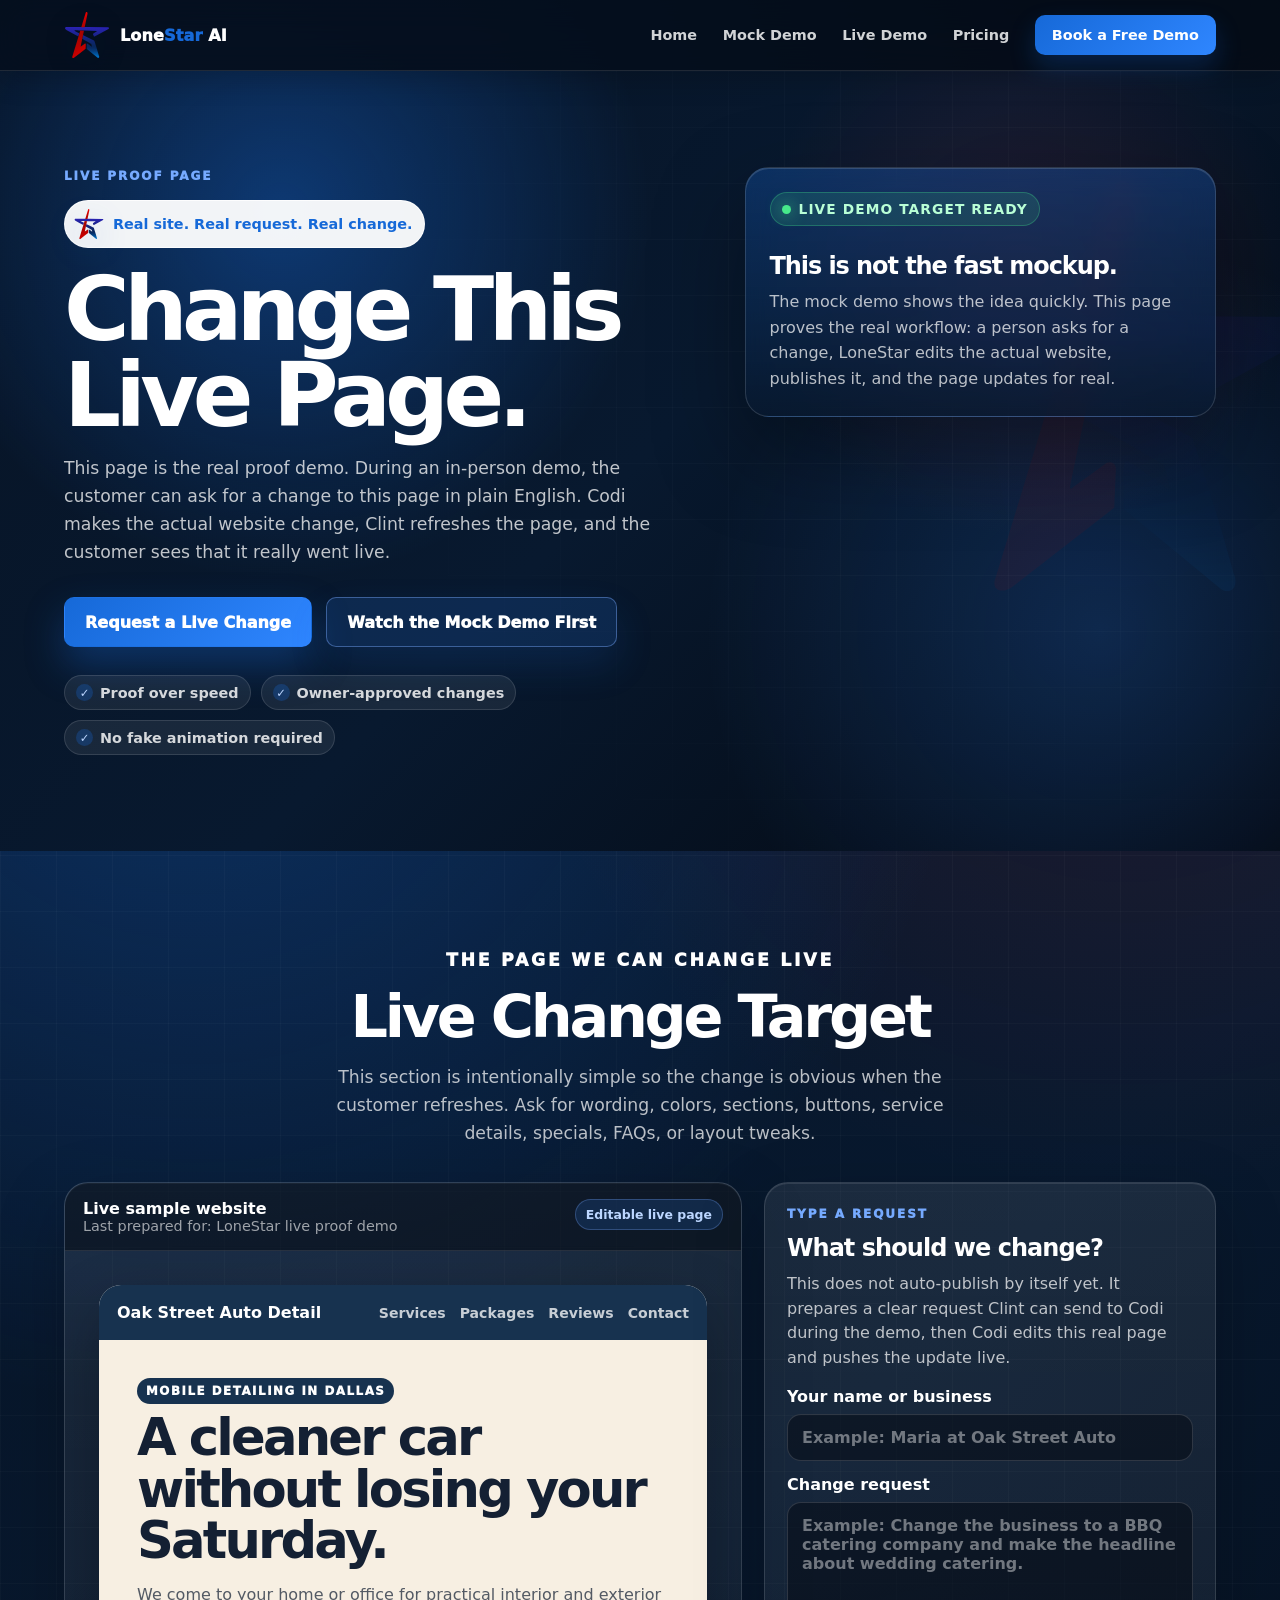
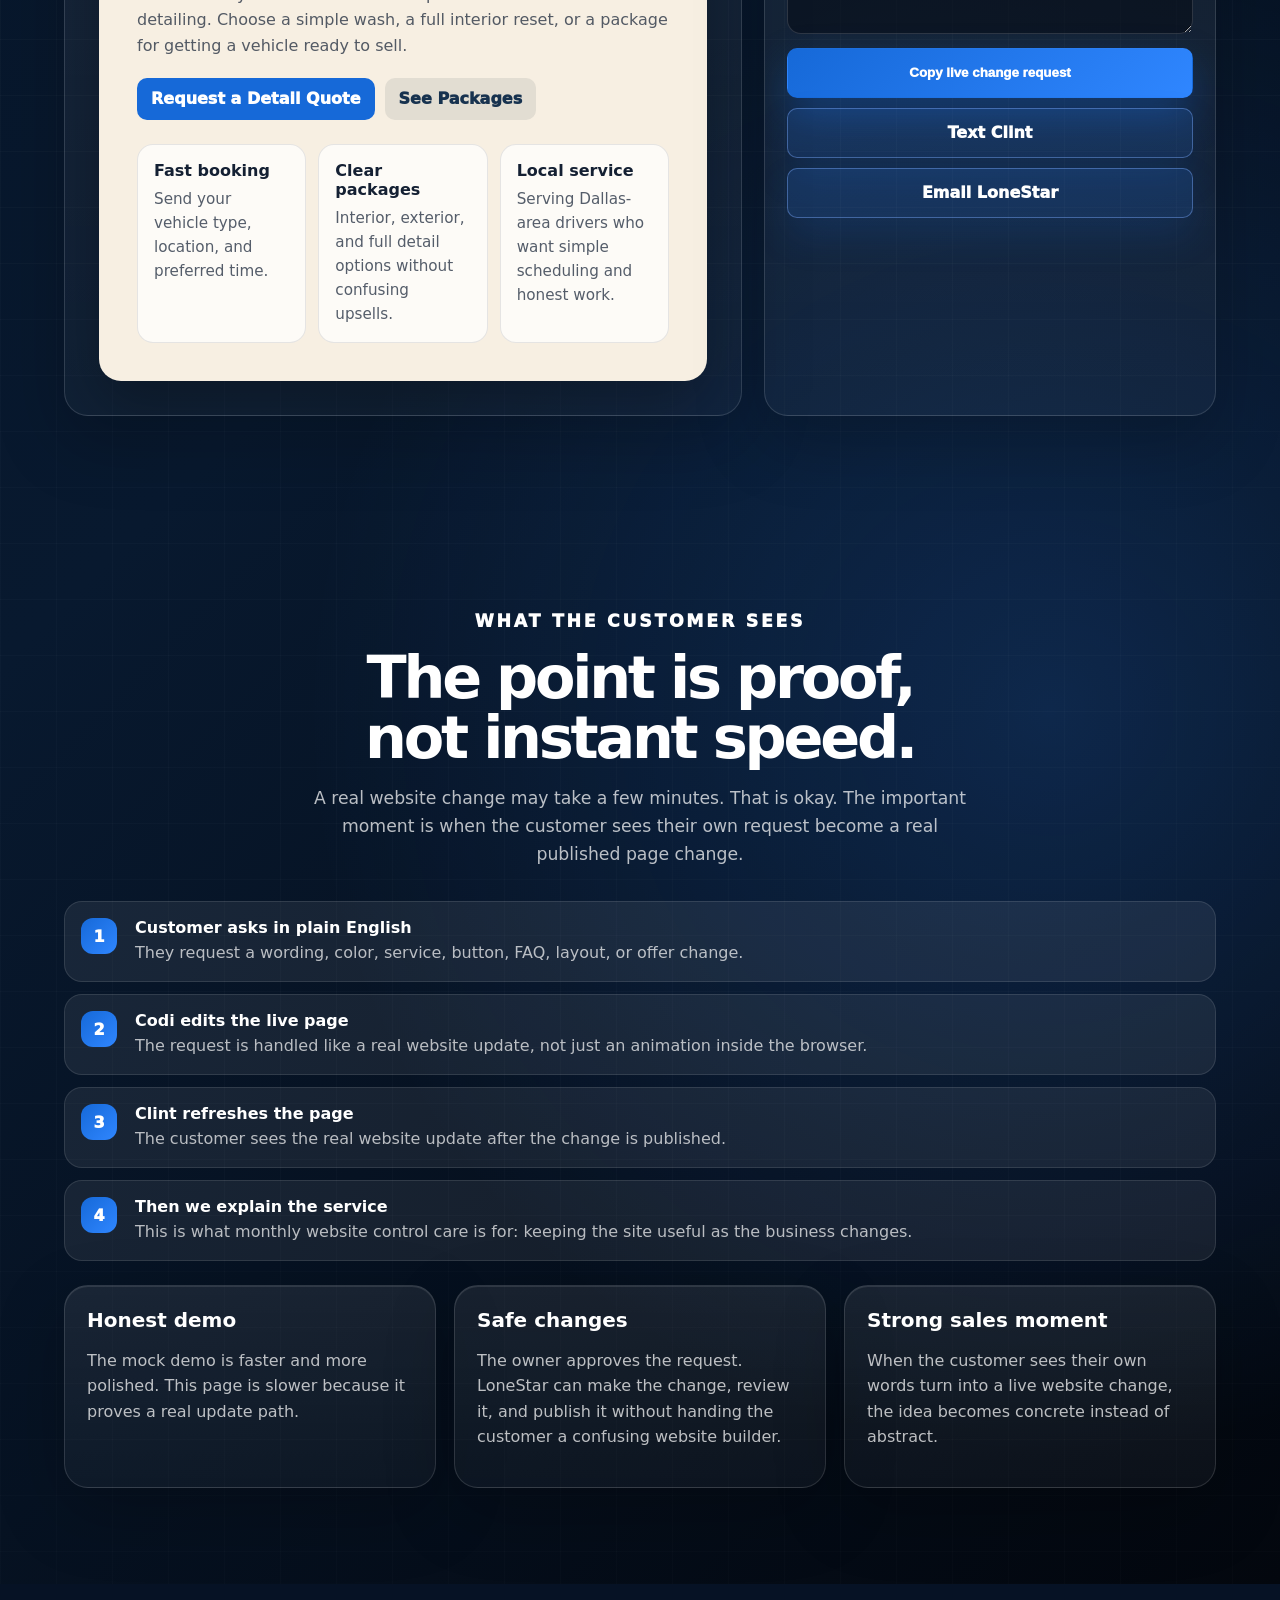
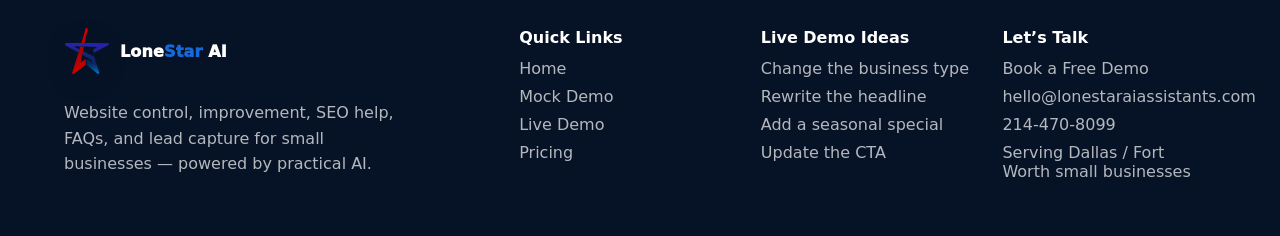
<file: live-demo.html>
<!doctype html>
<html lang="en">
  <head>
    <meta charset="utf-8" />
    <meta name="viewport" content="width=device-width, initial-scale=1" />
    <title>Live Website Change Demo | LoneStar AI</title>
    <meta name="description" content="A live LoneStar AI demo page used to prove that a real website can be changed from a plain-English request." />
    <meta name="theme-color" content="#071426" />
    <link rel="stylesheet" href="styles.css?v=20260519-website-control" />
    <style>
      .live-hero { min-height: auto; }
      .live-hero .hero-grid { align-items: start; }
      .live-hero h1 span,
      .live-demo-white-red .brand-lone,
      .live-demo-white-red .eyebrow:not(.blue),
      .live-demo-white-red .customer-kicker {
        color: white;
      }
      .live-proof-card {
        border: 1px solid rgba(255,255,255,.14);
        border-radius: 24px;
        background: linear-gradient(180deg, rgba(22,105,216,.30), rgba(8,25,47,.72));
        box-shadow: 0 34px 90px rgba(0,0,0,.34), inset 0 1px 0 rgba(255,255,255,.14);
        padding: 24px;
        backdrop-filter: blur(14px);
      }
      .status-pill {
        display: inline-flex;
        align-items: center;
        gap: 8px;
        padding: 8px 11px;
        border-radius: 999px;
        background: rgba(71,233,139,.12);
        border: 1px solid rgba(71,233,139,.28);
        color: #b9ffd6;
        font-weight: 900;
        font-size: .86rem;
      }
      .status-pill::before {
        content: '';
        width: 9px;
        height: 9px;
        border-radius: 999px;
        background: #47e98b;
        box-shadow: 0 0 16px rgba(71,233,139,.88);
      }
      .live-board {
        display: grid;
        grid-template-columns: minmax(0, 1.08fr) minmax(320px, .72fr);
        gap: 22px;
        align-items: stretch;
      }
      .live-site,
      .live-request,
      .live-note-card {
        border: 1px solid rgba(255,255,255,.13);
        border-radius: 24px;
        background: linear-gradient(180deg, rgba(255,255,255,.08), rgba(255,255,255,.035));
        box-shadow: 0 24px 70px rgba(0,0,0,.22), inset 0 1px 0 rgba(255,255,255,.10);
        overflow: hidden;
      }
      .live-site-top {
        display: flex;
        justify-content: space-between;
        gap: 14px;
        padding: 16px 18px;
        background: rgba(3,8,17,.52);
        border-bottom: 1px solid rgba(255,255,255,.11);
      }
      .live-site-top strong { display: block; color: white; }
      .live-site-top span { display: block; color: rgba(255,255,255,.60); font-size: .9rem; }
      .live-change-tag {
        align-self: start;
        border-radius: 999px;
        padding: 7px 10px;
        color: #bcd6ff;
        background: rgba(47,134,255,.16);
        border: 1px solid rgba(125,171,255,.28);
        font-weight: 900;
        font-size: .78rem;
        white-space: nowrap;
      }
      .live-site-body { padding: clamp(20px, 4vw, 34px); }
      .customer-site-preview {
        color: #142033;
        background: #f7efe2;
        border-radius: 22px;
        overflow: hidden;
        box-shadow: 0 24px 60px rgba(0,0,0,.28);
      }
      .customer-header {
        display: flex;
        justify-content: space-between;
        gap: 12px;
        align-items: center;
        padding: 18px;
        background: #17324f;
        color: white;
      }
      .customer-header nav { display: flex; gap: 14px; flex-wrap: wrap; font-size: .88rem; color: rgba(255,255,255,.76); font-weight: 800; }
      .customer-main { padding: clamp(22px, 4vw, 38px); }
      .customer-kicker {
        color: white;
        display: inline-block;
        padding: 6px 9px;
        border-radius: 999px;
        background: #17324f;
        font-weight: 950;
        letter-spacing: .13em;
        text-transform: uppercase;
        font-size: .74rem;
      }
      .customer-main h2 { color: #142033; margin: 8px 0 12px; font-size: clamp(2rem, 4vw, 3.3rem); line-height: 1; letter-spacing: -.055em; }
      .customer-main p { color: rgba(20,32,51,.72); line-height: 1.58; max-width: 680px; }
      .customer-actions { display: flex; gap: 10px; flex-wrap: wrap; margin-top: 20px; }
      .customer-actions span { display: inline-flex; align-items: center; min-height: 42px; padding: 0 14px; border-radius: 10px; background: #1669d8; color: white; font-weight: 950; }
      .customer-actions span.secondary { background: rgba(20,32,51,.09); color: #17324f; }
      .customer-grid { display: grid; grid-template-columns: repeat(3, 1fr); gap: 12px; margin-top: 24px; }
      .customer-grid article { border-radius: 16px; padding: 16px; background: rgba(255,255,255,.72); border: 1px solid rgba(20,32,51,.10); }
      .customer-grid h3 { color: #142033; margin: 0 0 7px; font-size: 1rem; }
      .customer-grid p { margin: 0; font-size: .95rem; }
      .live-request { padding: 22px; }
      .live-request label { display: grid; gap: 8px; margin-bottom: 14px; color: white; font-weight: 900; }
      .live-request input,
      .live-request textarea {
        width: 100%;
        border: 1px solid rgba(255,255,255,.14);
        border-radius: 14px;
        background: rgba(4,10,20,.52);
        color: white;
        padding: 13px 14px;
        font: inherit;
        resize: vertical;
      }
      .live-request input::placeholder,
      .live-request textarea::placeholder { color: rgba(255,255,255,.42); }
      .live-request textarea { min-height: 132px; }
      .live-request-actions { display: grid; gap: 10px; margin-top: 14px; }
      .copy-status { min-height: 20px; color: #b9ffd6; font-size: .9rem; }
      .live-steps { counter-reset: live-step; display: grid; gap: 12px; margin: 0; padding: 0; list-style: none; }
      .live-steps li {
        counter-increment: live-step;
        display: grid;
        grid-template-columns: 42px 1fr;
        gap: 12px;
        align-items: start;
        padding: 16px;
        border-radius: 18px;
        background: rgba(255,255,255,.07);
        border: 1px solid rgba(255,255,255,.11);
      }
      .live-steps li::before {
        content: counter(live-step);
        width: 36px;
        height: 36px;
        border-radius: 12px;
        display: grid;
        place-items: center;
        color: white;
        font-weight: 950;
        background: linear-gradient(135deg, var(--blue), var(--blue-2));
      }
      .live-steps strong { display: block; color: white; margin-bottom: 4px; }
      .live-steps span { color: rgba(255,255,255,.70); line-height: 1.5; }
      .live-note-grid { display: grid; grid-template-columns: repeat(3, 1fr); gap: 18px; margin-top: 24px; }
      .live-note-card { padding: 22px; }
      .live-note-card h3 { margin-top: 0; }
      .live-note-card p { color: rgba(255,255,255,.72); line-height: 1.58; }
      @media (max-width: 980px) {
        .live-board, .live-note-grid { grid-template-columns: 1fr; }
        .site-header { padding: 10px 16px; gap: 12px; max-width: 100vw; overflow: visible; }
        .menu-toggle { display: flex; margin-left: auto; flex: 0 0 46px; }
        .site-header nav {
          position: absolute;
          top: calc(100% + 8px);
          left: 14px;
          right: 14px;
          display: grid;
          grid-template-columns: 1fr;
          gap: 6px;
          width: auto;
          padding: 10px;
          font-size: .95rem;
          background: rgba(4,10,20,.96);
          border: 1px solid rgba(255,255,255,.13);
          border-radius: 18px;
          box-shadow: 0 22px 55px rgba(0,0,0,.34);
          opacity: 0;
          pointer-events: none;
          transform: translateY(-8px) scale(.98);
          transform-origin: top right;
          transition: opacity .18s ease, transform .18s ease;
        }
        .site-header.menu-open nav { opacity: 1; pointer-events: auto; transform: translateY(0) scale(1); }
        .site-header nav a { display: flex; align-items: center; min-height: 44px; padding: 0 12px; border-radius: 12px; opacity: 1; }
        .site-header nav .nav-cta { justify-content: center; margin-top: 4px; }
        .live-hero .hero-grid,
        .live-hero .hero-copy,
        .live-proof-card,
        .live-board,
        .live-site,
        .live-request,
        .live-note-card,
        .customer-site-preview {
          width: 100%;
          max-width: calc(100vw - 36px);
          min-width: 0;
        }
        .live-proof-card *, .live-request *, .live-site *, .live-note-card * { min-width: 0; overflow-wrap: anywhere; }
      }
      @media (max-width: 620px) {
        .live-hero .hero-grid,
        .live-hero .hero-copy,
        .live-proof-card,
        .live-board,
        .live-site,
        .live-request,
        .live-note-card,
        .customer-site-preview {
          width: 100%;
          max-width: calc(100vw - 36px);
          min-width: 0;
        }
        .live-proof-card, .live-request, .live-note-card { padding: 18px; border-radius: 20px; }
        .live-proof-card *, .live-request *, .live-site *, .live-note-card * { min-width: 0; overflow-wrap: anywhere; }
        .live-site-top { display: grid; }
        .live-site-body { padding: 16px; }
        .customer-header { display: grid; }
        .customer-header nav { gap: 9px; }
        .customer-grid { grid-template-columns: 1fr; }
        .customer-main { padding: 20px; }
        .customer-main h2 { font-size: clamp(2rem, 12vw, 2.75rem); }
      }
    </style>
  </head>
  <body class="live-demo-white-red">
    <header class="site-header">
      <a class="brand" href="index.html#top" aria-label="LoneStar AI home">
        <img src="assets/images/ls-star-rounded-gradient.svg" alt="LoneStar AI logo" />
        <span><span class="brand-lone">Lone</span><span class="brand-star">Star</span> AI</span>
      </a>
      <button class="menu-toggle" type="button" aria-label="Open navigation menu" aria-controls="primary-nav" aria-expanded="false" data-menu-toggle>
        <span></span>
        <span></span>
        <span></span>
      </button>
      <nav id="primary-nav" aria-label="Primary navigation" data-primary-nav>
        <a href="index.html#top">Home</a>
        <a href="demo-control.html">Mock Demo</a>
        <a href="live-demo.html">Live Demo</a>
        <a href="index.html#pricing">Pricing</a>
        <a class="nav-cta" href="index.html#contact">Book a Free Demo</a>
      </nav>
    </header>

    <main id="top">
      <section class="hero section-pad live-hero">
        <div class="hero-grid">
          <div class="hero-copy">
            <p class="eyebrow blue">Live proof page</p>
            <div class="hero-logo-chip"><img src="assets/images/ls-star-rounded-gradient.svg" alt="" aria-hidden="true" /><span>Real site. Real request. Real change.</span></div>
            <h1>Change This <span>Live Page</span>.</h1>
            <p class="hero-lede">This page is the real proof demo. During an in-person demo, the customer can ask for a change to this page in plain English. Codi makes the actual website change, Clint refreshes the page, and the customer sees that it really went live.</p>
            <div class="hero-actions">
              <a class="btn primary" href="#make-request">Request a Live Change</a>
              <a class="btn ghost" href="demo-control.html">Watch the Mock Demo First</a>
            </div>
            <div class="trust-strip" aria-label="Live demo priorities">
              <span>Proof over speed</span>
              <span>Owner-approved changes</span>
              <span>No fake animation required</span>
            </div>
          </div>

          <aside class="live-proof-card" aria-label="How the live demo works">
            <span class="status-pill">Live demo target ready</span>
            <h2 style="margin:18px 0 10px;line-height:1.05;letter-spacing:-.045em;">This is not the fast mockup.</h2>
            <p style="color:rgba(255,255,255,.72);line-height:1.6;margin:0;">The mock demo shows the idea quickly. This page proves the real workflow: a person asks for a change, LoneStar edits the actual website, publishes it, and the page updates for real.</p>
          </aside>
        </div>
      </section>

      <section class="section-pad">
        <div class="section-heading centered">
          <p class="eyebrow">The page we can change live</p>
          <h2>Live Change Target</h2>
          <p>This section is intentionally simple so the change is obvious when the customer refreshes. Ask for wording, colors, sections, buttons, service details, specials, FAQs, or layout tweaks.</p>
        </div>

        <div class="live-board" style="margin-top:34px;">
          <article class="live-site" aria-label="Live customer-style page preview">
            <div class="live-site-top">
              <div><strong>Live sample website</strong><span>Last prepared for: LoneStar live proof demo</span></div>
              <div class="live-change-tag">Editable live page</div>
            </div>
            <div class="live-site-body">
              <div class="customer-site-preview">
                <header class="customer-header">
                  <strong data-live-target="business-name">Oak Street Auto Detail</strong>
                  <nav aria-label="Sample website navigation"><span>Services</span><span>Packages</span><span>Reviews</span><span>Contact</span></nav>
                </header>
                <section class="customer-main">
                  <div class="customer-kicker" data-live-target="kicker">Mobile detailing in Dallas</div>
                  <h2 data-live-target="headline">A cleaner car without losing your Saturday.</h2>
                  <p data-live-target="body-copy">We come to your home or office for practical interior and exterior detailing. Choose a simple wash, a full interior reset, or a package for getting a vehicle ready to sell.</p>
                  <div class="customer-actions">
                    <span data-live-target="primary-button">Request a Detail Quote</span>
                    <span class="secondary" data-live-target="secondary-button">See Packages</span>
                  </div>
                  <div class="customer-grid">
                    <article>
                      <h3 data-live-target="card-one-title">Fast booking</h3>
                      <p data-live-target="card-one-copy">Send your vehicle type, location, and preferred time.</p>
                    </article>
                    <article>
                      <h3 data-live-target="card-two-title">Clear packages</h3>
                      <p data-live-target="card-two-copy">Interior, exterior, and full detail options without confusing upsells.</p>
                    </article>
                    <article>
                      <h3 data-live-target="card-three-title">Local service</h3>
                      <p data-live-target="card-three-copy">Serving Dallas-area drivers who want simple scheduling and honest work.</p>
                    </article>
                  </div>
                </section>
              </div>
            </div>
          </article>

          <aside id="make-request" class="live-request" aria-label="Request a live website change">
            <p class="eyebrow blue">Type a request</p>
            <h2 style="margin:0 0 10px;line-height:1.06;letter-spacing:-.04em;">What should we change?</h2>
            <p style="color:rgba(255,255,255,.72);line-height:1.55;margin-top:0;">This does not auto-publish by itself yet. It prepares a clear request Clint can send to Codi during the demo, then Codi edits this real page and pushes the update live.</p>
            <form data-live-request-form>
              <label>Your name or business <input name="who" placeholder="Example: Maria at Oak Street Auto" /></label>
              <label>Change request <textarea name="request" required placeholder="Example: Change the business to a BBQ catering company and make the headline about wedding catering."></textarea></label>
              <div class="live-request-actions">
                <button class="btn primary" type="submit">Copy live change request</button>
                <a class="btn ghost" data-live-sms href="sms:+12144708099">Text Clint</a>
                <a class="btn ghost" data-live-email href="mailto:hello@lonestaraiassistants.com">Email LoneStar</a>
              </div>
              <div class="copy-status" data-copy-status aria-live="polite"></div>
            </form>
          </aside>
        </div>
      </section>

      <section class="section-pad light">
        <div class="section-heading centered">
          <p class="eyebrow">What the customer sees</p>
          <h2>The point is proof, not instant speed.</h2>
          <p>A real website change may take a few minutes. That is okay. The important moment is when the customer sees their own request become a real published page change.</p>
        </div>
        <ol class="live-steps" style="margin-top:32px;">
          <li><div><strong>Customer asks in plain English</strong><span>They request a wording, color, service, button, FAQ, layout, or offer change.</span></div></li>
          <li><div><strong>Codi edits the live page</strong><span>The request is handled like a real website update, not just an animation inside the browser.</span></div></li>
          <li><div><strong>Clint refreshes the page</strong><span>The customer sees the real website update after the change is published.</span></div></li>
          <li><div><strong>Then we explain the service</strong><span>This is what monthly website control care is for: keeping the site useful as the business changes.</span></div></li>
        </ol>

        <div class="live-note-grid">
          <article class="live-note-card"><h3>Honest demo</h3><p>The mock demo is faster and more polished. This page is slower because it proves a real update path.</p></article>
          <article class="live-note-card"><h3>Safe changes</h3><p>The owner approves the request. LoneStar can make the change, review it, and publish it without handing the customer a confusing website builder.</p></article>
          <article class="live-note-card"><h3>Strong sales moment</h3><p>When the customer sees their own words turn into a live website change, the idea becomes concrete instead of abstract.</p></article>
        </div>
      </section>
    </main>

    <footer class="site-footer">
      <div class="footer-brand">
        <a class="brand" href="index.html#top" aria-label="LoneStar AI home">
          <img src="assets/images/ls-star-rounded-gradient.svg" alt="LoneStar AI logo" />
          <span><span class="brand-lone">Lone</span><span class="brand-star">Star</span> AI</span>
        </a>
        <p>Website control, improvement, SEO help, FAQs, and lead capture for small businesses — powered by practical AI.</p>
      </div>
      <div>
        <h3>Quick Links</h3>
        <a href="index.html#top">Home</a>
        <a href="demo-control.html">Mock Demo</a>
        <a href="live-demo.html">Live Demo</a>
        <a href="index.html#pricing">Pricing</a>
      </div>
      <div>
        <h3>Live Demo Ideas</h3>
        <span>Change the business type</span>
        <span>Rewrite the headline</span>
        <span>Add a seasonal special</span>
        <span>Update the CTA</span>
      </div>
      <div>
        <h3>Let’s Talk</h3>
        <a href="index.html#contact">Book a Free Demo</a>
        <a href="mailto:hello@lonestaraiassistants.com">hello@lonestaraiassistants.com</a>
        <a href="tel:+12144708099">214-470-8099</a>
        <span>Serving Dallas / Fort Worth small businesses</span>
      </div>
    </footer>

    <script src="assets/js/guided-selector.js?v=20260519-website-control" defer></script>
    <script>
      const liveForm = document.querySelector('[data-live-request-form]');
      const copyStatus = document.querySelector('[data-copy-status]');
      const smsLink = document.querySelector('[data-live-sms]');
      const emailLink = document.querySelector('[data-live-email]');

      function buildLiveRequest() {
        const data = new FormData(liveForm);
        const who = String(data.get('who') || '').trim() || 'Live demo customer';
        const request = String(data.get('request') || '').trim();
        return [
          'LoneStar LIVE website change request',
          '',
          `From: ${who}`,
          'Page: live-demo.html',
          '',
          'Requested change:',
          request,
          '',
          'Goal: Make the change on the real live demo page, publish it, then have Clint refresh the customer browser.'
        ].join('\n');
      }

      function refreshShareLinks() {
        if (!liveForm) return;
        const text = buildLiveRequest();
        const encoded = encodeURIComponent(text);
        smsLink.href = `sms:+12144708099?body=${encoded}`;
        emailLink.href = `mailto:hello@lonestaraiassistants.com?subject=${encodeURIComponent('LoneStar live website change request')}&body=${encoded}`;
      }

      liveForm?.addEventListener('input', refreshShareLinks);
      liveForm?.addEventListener('submit', async (event) => {
        event.preventDefault();
        const text = buildLiveRequest();
        try {
          await navigator.clipboard.writeText(text);
          copyStatus.textContent = 'Copied. Send this to Clint/Codi during the live demo.';
        } catch (_) {
          copyStatus.textContent = 'Copy failed. Use the Text Clint or Email LoneStar button instead.';
        }
        refreshShareLinks();
      });
      refreshShareLinks();
    </script>
  </body>
</html>
</file>
<file: styles.css>
:root {
  --navy: #071426;
  --navy-2: #0b1d37;
  --navy-3: #102b52;
  --blue: #1669d8;
  --blue-2: #2f86ff;
  --red: #e3343f;
  --red-2: #ff5b61;
  --ink: #142033;
  --muted: #66738a;
  --soft: #f4f8ff;
  --card: #ffffff;
  --line: rgba(20, 32, 51, .12);
  --shadow: 0 18px 55px rgba(7, 20, 38, .10);
}

* { box-sizing: border-box; }
html { scroll-behavior: smooth; overflow-x: hidden; }
body {
  margin: 0;
  font-family: Inter, ui-sans-serif, system-ui, -apple-system, BlinkMacSystemFont, "Segoe UI", sans-serif;
  color: white;
  background:
    radial-gradient(circle at 18% 8%, rgba(22,105,216,.38), transparent 28%),
    radial-gradient(circle at 86% 18%, rgba(227,52,63,.12), transparent 22%),
    radial-gradient(circle at 82% 78%, rgba(47,134,255,.22), transparent 30%),
    linear-gradient(135deg, #071426 0%, #08192f 50%, #03070e 100%);
  overflow-x: hidden;
}
a { color: inherit; }

.site-header {
  position: sticky;
  top: 0;
  z-index: 50;
  display: flex;
  align-items: center;
  justify-content: space-between;
  gap: 24px;
  padding: 12px clamp(18px, 5vw, 72px);
  background: rgba(4, 10, 20, .82);
  color: white;
  backdrop-filter: blur(16px);
  border-bottom: 1px solid rgba(255,255,255,.11);
  box-shadow: 0 8px 28px rgba(0,0,0,.20);
}
.brand {
  display: flex;
  align-items: center;
  gap: 10px;
  text-decoration: none;
  font-weight: 950;
  letter-spacing: .01em;
  color: white;
  white-space: nowrap;
}
.brand img { width: 46px; height: 46px; object-fit: contain; filter: drop-shadow(0 6px 14px rgba(7,20,38,.14)); }
.brand-lone { color: var(--red); }
.brand-star { color: var(--blue); }
.site-header nav { display: flex; align-items: center; gap: clamp(12px, 2vw, 26px); font-size: .9rem; font-weight: 850; }
.site-header nav a { text-decoration: none; opacity: .82; transition: color .18s ease, opacity .18s ease, background .18s ease, box-shadow .18s ease, transform .18s ease, border-color .18s ease; }
.site-header nav a:hover { opacity: 1; color: var(--blue); }
.nav-cta { background: linear-gradient(135deg, var(--blue), var(--blue-2)); color: #fff !important; padding: 12px 17px; border-radius: 10px; box-shadow: 0 12px 26px rgba(22,105,216,.24); opacity: 1 !important; }
.nav-cta:hover, .nav-cta:focus-visible { background: linear-gradient(135deg, var(--red), var(--red-2)); color: #fff !important; box-shadow: 0 14px 30px rgba(227,52,63,.30); transform: translateY(-1px); }
.menu-toggle {
  display: none;
  align-items: center;
  justify-content: center;
  flex-direction: column;
  gap: 6px;
  width: 46px;
  height: 46px;
  border: 1px solid rgba(7,20,38,.12);
  border-radius: 14px;
  background: #fff;
  box-shadow: 0 10px 24px rgba(7,20,38,.08);
  cursor: pointer;
  padding: 11px;
}
.menu-toggle span {
  display: block;
  height: 2px;
  width: 22px;
  border-radius: 999px;
  background: var(--navy);
  transition: transform .2s ease, opacity .2s ease;
}
.menu-toggle:hover, .menu-toggle:focus-visible {
  background: linear-gradient(135deg, var(--red), var(--red-2));
  border-color: rgba(255,255,255,.26);
  box-shadow: 0 12px 28px rgba(227,52,63,.28);
}
.menu-toggle:hover span, .menu-toggle:focus-visible span { background: white; }
.site-header.menu-open .menu-toggle span:nth-child(1) { transform: translateY(8px) rotate(45deg); }
.site-header.menu-open .menu-toggle span:nth-child(2) { opacity: 0; }
.site-header.menu-open .menu-toggle span:nth-child(3) { transform: translateY(-8px) rotate(-45deg); }

.section-pad { padding: clamp(58px, 8vw, 96px) clamp(18px, 5vw, 72px); }
.light { background: transparent; }
.hero {
  color: white;
  background:
    radial-gradient(circle at 22% 18%, rgba(22,105,216,.42), transparent 31%),
    radial-gradient(circle at 80% 25%, rgba(227,52,63,.12), transparent 23%),
    radial-gradient(circle at 86% 72%, rgba(47,134,255,.22), transparent 32%),
    linear-gradient(135deg, #071426 0%, #08192f 50%, #03070e 100%);
  position: relative;
  overflow: hidden;
}
.hero::before {
  content: '';
  position: absolute;
  right: clamp(-70px, -4vw, -20px);
  top: clamp(44px, 10vw, 110px);
  width: clamp(230px, 32vw, 430px);
  aspect-ratio: 1;
  background: url('assets/images/ls-star-rounded-gradient.svg') center / contain no-repeat;
  opacity: .075;
  filter: drop-shadow(0 34px 70px rgba(22,105,216,.24));
  pointer-events: none;
}
.hero::after {
  content: '';
  position: absolute;
  inset: 0;
  pointer-events: none;
  background-image:
    linear-gradient(rgba(255,255,255,.035) 1px, transparent 1px),
    linear-gradient(90deg, rgba(255,255,255,.035) 1px, transparent 1px);
  background-size: 56px 56px;
  mask-image: radial-gradient(circle at 75% 35%, #000 0%, transparent 62%);
}
.hero-grid {
  position: relative;
  z-index: 1;
  display: grid;
  grid-template-columns: minmax(0, 1.05fr) minmax(320px, .82fr);
  align-items: center;
  gap: clamp(34px, 6vw, 92px);
  max-width: 1220px;
  margin: 0 auto;
}
.eyebrow { margin: 0 0 12px; text-transform: uppercase; letter-spacing: .16em; font-size: .75rem; font-weight: 950; color: var(--red); }
.eyebrow.blue { color: #76aaff; }
.hero h1 {
  margin: 0;
  max-width: 760px;
  font-size: clamp(3rem, 7vw, 6.3rem);
  line-height: .96;
  letter-spacing: -.065em;
  text-wrap: balance;
}
.hero h1 span { color: var(--red); }
.hero-logo-chip {
  display: inline-flex;
  align-items: center;
  gap: 9px;
  margin: 2px 0 18px;
  padding: 8px 12px 8px 9px;
  border: 1px solid rgba(255,255,255,.88);
  border-radius: 999px;
  background: rgba(255,255,255,.95);
  color: var(--blue);
  font-weight: 900;
  font-size: .9rem;
}
.hero-logo-chip img { width: 30px; height: 30px; filter: drop-shadow(0 8px 16px rgba(22,105,216,.24)); }
.hero-lede, .section-heading p, .cta-band p, .contact-card p { font-size: clamp(1.03rem, 1.35vw, 1.18rem); line-height: 1.62; color: rgba(255,255,255,.75); max-width: 660px; }
.hero-actions { display: flex; flex-wrap: wrap; gap: 14px; margin-top: 30px; }
.btn {
  display: inline-flex;
  align-items: center;
  justify-content: center;
  min-height: 50px;
  padding: 0 20px;
  border-radius: 10px;
  text-decoration: none;
  font-weight: 950;
  border: 1px solid transparent;
  cursor: pointer;
  transition: background .18s ease, box-shadow .18s ease, transform .18s ease, border-color .18s ease, color .18s ease;
}
.btn.primary { background: linear-gradient(135deg, var(--blue), var(--blue-2)); color: white; box-shadow: 0 18px 38px rgba(22,105,216,.34); }
.btn.primary:hover, .btn.primary:focus-visible, .btn.ghost:hover, .btn.ghost:focus-visible { background: linear-gradient(135deg, var(--red), var(--red-2)); border-color: rgba(255,255,255,.28); color: white; box-shadow: 0 18px 38px rgba(227,52,63,.32); transform: translateY(-1px); }
.btn.ghost { color: white; border-color: rgba(125,171,255,.42); background: rgba(47,134,255,.16); box-shadow: 0 18px 38px rgba(22,105,216,.16); }
.trust-strip { display: flex; gap: 10px; flex-wrap: wrap; margin-top: 28px; }
.trust-strip span { display: inline-flex; align-items: center; gap: 7px; border: 1px solid rgba(255,255,255,.12); background: rgba(255,255,255,.07); color: rgba(255,255,255,.82); font-weight: 850; font-size: .9rem; padding: 8px 11px; border-radius: 999px; }
.trust-strip span::before { content: '✓'; display: inline-grid; place-items: center; width: 17px; height: 17px; border-radius: 999px; background: rgba(22,105,216,.28); color: #bcd6ff; font-size: .72rem; margin-right: 0; }

.assistant-card {
  justify-self: center;
  width: min(420px, 100%);
  padding: 24px;
  border-radius: 20px;
  background: linear-gradient(180deg, rgba(22,105,216,.34), rgba(8,25,47,.66));
  border: 1px solid rgba(255,255,255,.14);
  box-shadow: 0 34px 90px rgba(0,0,0,.36), inset 0 1px 0 rgba(255,255,255,.16);
  backdrop-filter: blur(12px);
}
.assistant-top { display: flex; align-items: center; gap: 10px; margin-bottom: 18px; }
.spark { display: inline-grid; place-items: center; width: 38px; height: 38px; border-radius: 12px; background: rgba(22,105,216,.34); color: #bcd6ff; }
.logo-spark { background: rgba(255,255,255,.95); border: 1px solid rgba(255,255,255,.72); box-shadow: 0 10px 22px rgba(0,0,0,.14); overflow: hidden; }
.logo-spark img { width: 30px; height: 30px; object-fit: contain; }
.mini-message, .ask-bar { border: 1px solid rgba(255,255,255,.12); background: rgba(4,10,20,.42); border-radius: 14px; padding: 12px 14px; color: rgba(255,255,255,.78); }
.task-list { display: grid; gap: 10px; margin: 14px 0; }
.task-list div { display: grid; grid-template-columns: 40px 1fr; column-gap: 10px; align-items: center; padding: 11px; border-radius: 14px; background: rgba(255,255,255,.10); border: 1px solid rgba(255,255,255,.11); }
.task-list span { grid-row: span 2; display: inline-grid; place-items: center; width: 36px; height: 36px; border-radius: 10px; background: rgba(47,134,255,.18); color: #bcd6ff; font-weight: 950; }
.task-list strong { font-size: .92rem; }
.task-list small { color: rgba(255,255,255,.62); }
.ask-bar { display: flex; align-items: center; justify-content: space-between; padding: 9px 9px 9px 14px; }
.ask-bar button { border: 0; width: 34px; height: 34px; border-radius: 999px; background: var(--blue); color: white; font-weight: 950; cursor: pointer; transition: background .18s ease, box-shadow .18s ease, transform .18s ease; }
.ask-bar button:hover, .ask-bar button:focus-visible { background: var(--red); box-shadow: 0 10px 22px rgba(227,52,63,.28); transform: translateY(-1px); }

.section-heading { max-width: 860px; margin: 0 auto; }
.centered { text-align: center; }
.section-heading h2, .cta-band h2, .contact-card h2 {
  margin: 0;
  color: var(--navy);
  font-size: clamp(2rem, 4.6vw, 3.9rem);
  line-height: 1.02;
  letter-spacing: -.055em;
  text-wrap: balance;
}
.section-heading p { color: var(--muted); margin-left: auto; margin-right: auto; }

.benefit-grid { display: grid; gap: 18px; margin-top: 34px; }
.benefit-grid.four { grid-template-columns: repeat(4, 1fr); }
.benefit-grid article, .pricing-grid article, .testimonial-grid blockquote, .testimonial-grid article, .roadmap-grid article {
  border: 1px solid var(--line);
  border-radius: 22px;
  background: var(--card);
  box-shadow: 0 14px 40px rgba(7,20,38,.06);
  padding: 26px 22px;
  text-align: center;
}
.icon { display: inline-grid; place-items: center; width: 52px; height: 52px; border-radius: 18px; background: #eaf3ff; color: var(--blue); font-weight: 950; font-size: 1.25rem; }
.benefit-grid article { position: relative; overflow: hidden; }
.benefit-grid article::after { content: ''; position: absolute; inset: auto 18px 0 auto; width: 54px; height: 4px; border-radius: 999px 999px 0 0; background: rgba(22,105,216,.42); }
.benefit-grid article:nth-child(3)::after, .benefit-grid article:nth-child(4) .icon { background: rgba(227,52,63,.12); color: var(--red); }
.benefit-grid article:nth-child(4)::after { background: rgba(227,52,63,.50); }
h3 { margin: 14px 0 8px; color: var(--navy); font-size: 1.25rem; }
p { line-height: 1.58; }
.benefit-grid p, .pricing-grid p, .testimonial-grid blockquote, .lead-form small { color: var(--muted); }

.process { background: linear-gradient(180deg, #f4f8ff, #eaf2ff); }
.steps-line {
  list-style: none;
  padding: 0;
  margin: 42px auto 0;
  max-width: 1120px;
  display: grid;
  grid-template-columns: repeat(4, 1fr);
  gap: 20px;
  position: relative;
}
.steps-line::before { content: ''; position: absolute; left: 10%; right: 10%; top: 30px; border-top: 2px dashed rgba(22,105,216,.25); }
.steps-line li { text-align: center; position: relative; z-index: 1; }
.steps-line span { display: inline-grid; place-items: center; width: 62px; height: 62px; border-radius: 999px; background: linear-gradient(135deg, var(--blue), var(--blue-2)); color: white; font-weight: 950; box-shadow: 0 16px 34px rgba(22,105,216,.26); margin-bottom: 14px; }
.steps-line li:nth-child(4) span { background: linear-gradient(135deg, var(--red), var(--red-2)); box-shadow: 0 16px 34px rgba(227,52,63,.22); }
.steps-line strong { display: block; color: var(--navy); font-size: 1.14rem; }
.steps-line p { color: var(--muted); margin: 8px auto 0; max-width: 230px; }

.solutions { background: #fff; }
.mobile-picker { display: none; max-width: 680px; margin: 28px auto 0; }
.mobile-picker label { display: grid; gap: 8px; color: var(--navy); font-weight: 950; text-align: left; }
.mobile-picker select, .lead-form input, .lead-form select, .lead-form textarea {
  width: 100%;
  border: 1px solid rgba(20,32,51,.16);
  border-radius: 14px;
  padding: 13px 14px;
  font: inherit;
  color: var(--ink);
  background: white;
  box-shadow: 0 8px 24px rgba(7,20,38,.04);
}
.solution-layout { display: grid; grid-template-columns: minmax(320px, .88fr) minmax(0, 1.12fr); gap: 26px; max-width: 1150px; margin: 36px auto 0; align-items: start; }
.solution-list { display: grid; grid-template-columns: 1fr 1fr; gap: 14px; }
.solution-item {
  cursor: pointer;
  display: grid;
  grid-template-columns: 42px 1fr;
  text-align: left;
  gap: 2px 12px;
  align-items: start;
  border: 1px solid var(--line);
  border-radius: 18px;
  background: #fff;
  padding: 17px;
  box-shadow: 0 12px 32px rgba(7,20,38,.055);
  transition: .18s ease;
}
.solution-item:hover, .solution-item.active { border-color: rgba(22,105,216,.36); box-shadow: 0 18px 42px rgba(7,20,38,.10); transform: translateY(-2px); }
.solution-item:hover { border-color: rgba(227,52,63,.46); box-shadow: 0 18px 42px rgba(227,52,63,.14); }
.solution-item:hover span { background: rgba(227,52,63,.12); color: var(--red); }
.solution-item.active { background: linear-gradient(135deg, #fff, #eef6ff); }
.solution-item.active span { background: rgba(227,52,63,.12); color: var(--red); }
.solution-item span { grid-row: span 2; display: inline-grid; place-items: center; width: 38px; height: 38px; border-radius: 12px; background: #eaf3ff; color: var(--blue); }
.solution-item strong { color: var(--navy); }
.solution-item small { color: var(--muted); line-height: 1.42; }
.result-panel { position: relative; overflow: hidden; padding: 26px; border-radius: 24px; background: linear-gradient(135deg, var(--navy), #0c2445); color: white; box-shadow: 0 24px 72px rgba(7,20,38,.22); }
.result-panel::after { content: ''; position: absolute; width: 150px; height: 150px; right: -48px; top: -44px; border-radius: 999px; background: rgba(227,52,63,.14); pointer-events: none; }
.result-panel > * { position: relative; z-index: 1; }
.result-panel h3 { color: white; font-size: clamp(2rem, 3.6vw, 3.25rem); letter-spacing: -.055em; line-height: .98; margin: 4px 0 12px; }
.result-panel p { color: rgba(255,255,255,.76); }
.price-pill { display: grid; gap: 6px; margin: 18px 0; padding: 15px; border-radius: 16px; background: rgba(255,255,255,.10); border: 1px solid rgba(255,255,255,.14); }
.price-pill strong { color: white; }
.price-pill small { color: rgba(255,255,255,.68); }
.card-label { margin: 0 0 10px; color: #8db8ff; text-transform: uppercase; letter-spacing: .14em; font-weight: 950; font-size: .76rem; }
.demo-snippet { display: grid; gap: 10px; margin-top: 18px; }
.chat-row, .owner-summary { border-radius: 15px; background: rgba(255,255,255,.09); padding: 13px 14px; border-left: 4px solid var(--blue); }
.chat-row.assistant { border-left-color: var(--blue-2); }
.owner-summary { border-left-color: rgba(227,52,63,.88); background: rgba(255,255,255,.13); }
.chat-row strong, .owner-summary strong { display: block; color: white; margin-bottom: 3px; }
.chat-row p, .owner-summary p { margin: 0; font-size: .94rem; }

.ask-ai {
  background:
    radial-gradient(circle at 18% 20%, rgba(22,105,216,.34), transparent 30%),
    radial-gradient(circle at 88% 24%, rgba(227,52,63,.22), transparent 26%),
    linear-gradient(135deg, #071426, #0b1d37 54%, #061225);
  color: white;
}
.ask-ai-grid {
  display: grid;
  grid-template-columns: minmax(0, .9fr) minmax(340px, 1.1fr);
  gap: clamp(28px, 5vw, 72px);
  align-items: center;
  max-width: 1180px;
  margin: 0 auto;
}
.ask-ai h2 { margin: 0; font-size: clamp(2.05rem, 4.5vw, 4rem); line-height: 1.02; letter-spacing: -.055em; text-wrap: balance; }
.ask-ai-copy p { color: rgba(255,255,255,.74); font-size: 1.06rem; line-height: 1.62; }
.quick-prompts { display: flex; flex-wrap: wrap; gap: 10px; margin: 24px 0; }
.quick-prompts button {
  border: 1px solid rgba(255,255,255,.16);
  border-radius: 999px;
  background: rgba(255,255,255,.08);
  color: white;
  padding: 10px 13px;
  font: inherit;
  font-size: .92rem;
  font-weight: 850;
  cursor: pointer;
  transition: background .18s ease, border-color .18s ease, box-shadow .18s ease, transform .18s ease;
}
.quick-prompts button:hover, .quick-prompts button:focus-visible { background: linear-gradient(135deg, var(--red), var(--red-2)); border-color: rgba(255,255,255,.34); box-shadow: 0 12px 28px rgba(227,52,63,.24); transform: translateY(-1px); }
.ask-ai-note { font-size: .92rem !important; color: rgba(255,255,255,.58) !important; }
.site-chat {
  border: 1px solid rgba(255,255,255,.14);
  border-radius: 24px;
  background: rgba(255,255,255,.09);
  box-shadow: 0 34px 90px rgba(0,0,0,.28), inset 0 1px 0 rgba(255,255,255,.14);
  backdrop-filter: blur(14px);
  padding: 18px;
}
.site-chat-header { display: flex; align-items: center; gap: 12px; margin-bottom: 14px; }
.site-chat-header strong { display: block; color: white; }
.site-chat-header small { display: block; color: rgba(255,255,255,.58); margin-top: 2px; }
.business-context { display: grid; grid-template-columns: 1fr 1fr; gap: 10px; margin-bottom: 12px; }
.business-context label { display: grid; gap: 6px; color: rgba(255,255,255,.74); font-size: .82rem; font-weight: 850; }
.business-context input, .chat-form input {
  width: 100%;
  border: 1px solid rgba(255,255,255,.14);
  border-radius: 12px;
  background: rgba(4,10,20,.42);
  color: white;
  padding: 12px;
  font: inherit;
  outline: none;
}
.business-context input::placeholder, .chat-form input::placeholder { color: rgba(255,255,255,.58); }
.business-context input:focus, .chat-form input:focus { border-color: rgba(125,171,255,.72); box-shadow: 0 0 0 3px rgba(22,105,216,.18); }
.business-context .wide-field, .business-context .consent-field { grid-column: 1 / -1; }
.consent-field { display: flex !important; grid-template-columns: none !important; align-items: center; gap: 9px !important; color: rgba(255,255,255,.72); line-height: 1.35; }
.consent-field input { width: auto; min-width: 16px; accent-color: var(--blue); }
.privacy-note { margin: 10px 2px 0; color: rgba(255,255,255,.52); font-size: .72rem; line-height: 1.45; }
.chat-window {
  display: grid;
  gap: 10px;
  min-height: 270px;
  max-height: 360px;
  overflow-y: auto;
  padding: 14px;
  border-radius: 18px;
  background: rgba(3,7,14,.48);
  border: 1px solid rgba(255,255,255,.10);
}
.chat-bubble { max-width: 86%; padding: 12px 13px; border-radius: 16px; line-height: 1.48; font-size: .96rem; }
.chat-bubble.assistant { justify-self: start; background: rgba(255,255,255,.10); color: rgba(255,255,255,.82); border-bottom-left-radius: 5px; }
.chat-bubble.user { justify-self: end; background: linear-gradient(135deg, var(--blue), var(--blue-2)); color: white; border-bottom-right-radius: 5px; }
.feature-highlight { color: #ff5b61; font-weight: 900; text-shadow: 0 0 16px rgba(227,52,63,.36); }
.chat-form { display: grid; grid-template-columns: 1fr 44px; gap: 10px; margin-top: 12px; }
.chat-form button { border: 0; border-radius: 14px; background: linear-gradient(135deg, var(--blue), var(--blue-2)); color: white; font-weight: 950; cursor: pointer; box-shadow: 0 10px 22px rgba(22,105,216,.26); transition: background .18s ease, box-shadow .18s ease, transform .18s ease; }
.chat-form button:hover, .chat-form button:focus-visible { background: linear-gradient(135deg, var(--red), var(--red-2)); box-shadow: 0 12px 26px rgba(227,52,63,.30); transform: translateY(-1px); }
.hero-chat { align-self: center; }
.hero-chat .business-context { grid-template-columns: 1fr 1fr; }
.hero-chat .quick-prompts { margin: 10px 0 12px; }
.hero-chat .quick-prompts button { padding: 8px 12px; font-size: .85rem; }
.hero-chat .chat-window { min-height: 188px; max-height: 238px; }
.hero-chat .chat-bubble { font-size: .9rem; max-width: 94%; }
.hero-chat .chat-form input { min-width: 0; }
.hero-chat .privacy-note { max-width: 94%; }

.roadmap { background: linear-gradient(180deg, #fff, #f4f8ff); }
.roadmap-grid { display: grid; grid-template-columns: repeat(3, 1fr); gap: 18px; margin: 34px auto 0; max-width: 1120px; }
.roadmap-grid article { text-align: left; }
.status-pill { display: inline-flex; margin-bottom: 10px; padding: 7px 10px; border-radius: 999px; font-size: .75rem; text-transform: uppercase; letter-spacing: .08em; font-weight: 950; }
.status-pill.live { background: rgba(22,105,216,.10); color: var(--blue); }
.status-pill.review { background: rgba(227,52,63,.10); color: var(--red); }
.status-pill.soon { background: rgba(227,52,63,.08); color: var(--red); }
.roadmap-grid p { color: var(--muted); }

.pricing { background: #f7faff; }
.pricing-grid { display: grid; grid-template-columns: repeat(3, 1fr); gap: 18px; margin: 34px auto 0; max-width: 1120px; }
.pricing-grid article {
  position: relative;
  overflow: hidden;
  text-align: left;
  min-height: 290px;
  background: linear-gradient(135deg, var(--navy), #12305a) !important;
  color: white;
  border-color: rgba(125,171,255,.28) !important;
}
.pricing-grid article::after {
  content: '';
  position: absolute;
  left: 50%;
  top: 50%;
  transform: translate(-50%, -50%);
  width: 285px;
  aspect-ratio: 1;
  background: url('assets/images/ls-star-rounded-gradient.svg') center / contain no-repeat;
  opacity: .65;
  pointer-events: none;
}
.pricing-grid article > * { position: relative; z-index: 1; }
.pricing-grid article span { display: inline-flex; margin-bottom: 8px; padding: 7px 10px; border-radius: 999px; background: rgba(47,134,255,.18); color: #bcd6ff; font-size: .78rem; text-transform: uppercase; letter-spacing: .08em; font-weight: 950; }
.pricing-grid strong { display: block; color: white; font-size: clamp(2.1rem, 4vw, 3.3rem); line-height: .95; letter-spacing: -.055em; margin: 12px 0; }
.pricing-grid p { color: rgba(255,255,255,.75); }
.pricing-grid article.featured-price {
  background: linear-gradient(135deg, #7f1018, var(--red) 54%, #ff5b61) !important;
  transform: translateY(-8px);
  border-color: rgba(255,255,255,.24) !important;
}
.pricing-grid article.featured-price span { background: rgba(255,255,255,.16); color: white; }
.pricing-footnote { max-width: 900px; margin: 22px auto 0; color: var(--muted); text-align: center; font-weight: 750; }

.cta-band { max-width: calc(1220px + 10vw); margin: 0 auto; background: transparent; }
.cta-band > div { display: grid; grid-template-columns: minmax(0, 1fr) auto; align-items: center; gap: 24px; padding: clamp(26px, 5vw, 46px); border-radius: 22px; background: radial-gradient(circle at 88% 18%, rgba(227,52,63,.24), transparent 24%), linear-gradient(135deg, var(--navy), #071426 55%, #0f356d); color: white; box-shadow: 0 22px 60px rgba(7,20,38,.2); }
.cta-band h2 { color: white; }
.cta-band p { color: rgba(255,255,255,.72); max-width: 720px; }
.cta-band .btn { grid-column: 2; grid-row: 1 / span 3; width: auto; }

.about-section { background: #fff; }
.about-grid {
  display: grid;
  grid-template-columns: minmax(0, .78fr) minmax(0, 1.22fr);
  gap: clamp(24px, 5vw, 70px);
  align-items: start;
  max-width: 1120px;
  margin: 0 auto;
  padding: clamp(24px, 5vw, 38px);
  border: 1px solid var(--line);
  border-radius: 26px;
  background: radial-gradient(circle at 100% 0%, rgba(227,52,63,.08), transparent 26%), linear-gradient(135deg, #fff, #f5f9ff);
  box-shadow: var(--shadow);
}
.about-grid h2 {
  margin: 0;
  color: var(--navy);
  font-size: clamp(2rem, 4.3vw, 3.45rem);
  line-height: 1.02;
  letter-spacing: -.055em;
  text-wrap: balance;
}
.about-copy p { color: var(--muted); font-size: 1.04rem; margin: 0 0 14px; }
.about-copy p:last-child { margin-bottom: 0; }
.about-mark {
  display: inline-grid;
  place-items: center;
  width: 74px;
  height: 74px;
  margin-bottom: 16px;
  border-radius: 22px;
  background: #eef6ff;
  border: 1px solid rgba(22,105,216,.14);
  box-shadow: 0 14px 34px rgba(7,20,38,.08);
}
.about-mark img { width: 58px; height: 58px; object-fit: contain; }

.testimonial-grid { display: grid; grid-template-columns: repeat(3, 1fr); gap: 18px; margin-top: 34px; }
.testimonial-grid blockquote { margin: 0; text-align: left; }
.testimonial-grid blockquote::before { content: '“'; display: block; color: var(--blue); font-size: 3rem; line-height: .7; }
.testimonial-grid cite { display: block; margin-top: 16px; color: var(--navy); font-style: normal; font-weight: 950; }
.testimonial-grid article { text-align: left; }
.testimonial-grid article span { display: inline-flex; margin-bottom: 14px; padding: 7px 10px; border-radius: 999px; background: rgba(22,105,216,.10); color: var(--blue); font-size: .76rem; text-transform: uppercase; letter-spacing: .08em; font-weight: 950; }
.testimonial-grid article:nth-child(2) span { background: rgba(227,52,63,.10); color: var(--red); }
.testimonial-grid article p { margin: 0; color: var(--muted); }

.contact { background: linear-gradient(180deg, #f4f8ff, #fff); }
.contact-card { display: grid; grid-template-columns: minmax(0, .84fr) minmax(320px, 1.16fr); gap: clamp(24px, 5vw, 54px); align-items: start; max-width: 1120px; margin-inline: auto; padding: clamp(24px, 5vw, 44px); border-radius: 26px; background: radial-gradient(circle at 0% 0%, rgba(227,52,63,.08), transparent 27%), white; border: 1px solid var(--line); box-shadow: var(--shadow); }
.contact-card p { color: var(--muted); }
.contact-note { font-size: .95rem !important; }
.contact-note a { color: var(--blue); font-weight: 950; }
.lead-form { display: grid; gap: 14px; }
.lead-form label { display: grid; gap: 7px; color: var(--navy); font-weight: 900; }
.lead-form textarea { resize: vertical; }
.lead-form button { width: 100%; }

/* Unified dark-grid site style */
main {
  position: relative;
  overflow: hidden;
  background:
    radial-gradient(circle at 15% 18%, rgba(22,105,216,.34), transparent 28%),
    radial-gradient(circle at 88% 16%, rgba(227,52,63,.12), transparent 22%),
    radial-gradient(circle at 82% 72%, rgba(47,134,255,.20), transparent 30%),
    linear-gradient(135deg, #071426 0%, #08192f 50%, #03070e 100%);
}
main::before {
  content: '';
  position: absolute;
  inset: 0;
  pointer-events: none;
  background-image:
    linear-gradient(rgba(255,255,255,.035) 1px, transparent 1px),
    linear-gradient(90deg, rgba(255,255,255,.035) 1px, transparent 1px);
  background-size: 56px 56px;
  mask-image: linear-gradient(to bottom, rgba(0,0,0,.82), rgba(0,0,0,.46));
}
main > section { position: relative; z-index: 1; }
.process, .solutions, .roadmap, .pricing, .about-section, .testimonials, .contact, .cta-band { background: transparent; color: white; }
.section-heading h2, .cta-band h2, .contact-card h2, h3, .steps-line strong, .solution-item strong, .roadmap-grid h3, .pricing-grid h3, .about-grid h2, .testimonial-grid cite, .lead-form label, .mobile-picker label { color: white; }
.section-heading p, .benefit-grid p, .steps-line p, .solution-item small, .roadmap-grid p, .pricing-footnote, .about-copy p, .testimonial-grid article p, .testimonial-grid blockquote, .contact-card p, .lead-form small { color: rgba(255,255,255,.72); }
.benefit-grid article, .roadmap-grid article, .testimonial-grid blockquote, .testimonial-grid article, .steps-line li, .solution-item, .about-grid, .contact-card {
  background: linear-gradient(180deg, rgba(22,105,216,.22), rgba(8,25,47,.62));
  border-color: rgba(255,255,255,.13);
  box-shadow: 0 24px 70px rgba(0,0,0,.24), inset 0 1px 0 rgba(255,255,255,.11);
  color: white;
}
.benefit-grid article, .roadmap-grid article, .testimonial-grid blockquote, .testimonial-grid article, .solution-item, .about-grid, .contact-card { backdrop-filter: blur(12px); }
.icon, .solution-item span { background: rgba(47,134,255,.18); color: #bcd6ff; }
.benefit-grid article:nth-child(4) .icon, .solution-item.active span { background: rgba(227,52,63,.16); color: #ffb4b8; }
.solution-item:hover, .solution-item.active { border-color: rgba(125,171,255,.38); box-shadow: 0 24px 70px rgba(0,0,0,.24), inset 0 1px 0 rgba(255,255,255,.12); }
.solution-item:hover { border-color: rgba(227,52,63,.50); box-shadow: 0 24px 70px rgba(227,52,63,.18), inset 0 1px 0 rgba(255,255,255,.12); }
.solution-item:hover span { background: rgba(227,52,63,.16); color: #ffb4b8; }
.solution-item.active { background: linear-gradient(180deg, rgba(22,105,216,.30), rgba(8,25,47,.72)); }
.mobile-picker select, .lead-form input, .lead-form select, .lead-form textarea {
  color: white;
  background: rgba(4,10,20,.50);
  border-color: rgba(255,255,255,.14);
  box-shadow: 0 12px 30px rgba(0,0,0,.18);
}
.mobile-picker select:focus, .lead-form input:focus, .lead-form select:focus, .lead-form textarea:focus { border-color: rgba(125,171,255,.72); outline: none; box-shadow: 0 0 0 3px rgba(22,105,216,.18); }
.lead-form input::placeholder, .lead-form textarea::placeholder { color: rgba(255,255,255,.45); }
.about-mark { background: rgba(255,255,255,.92); border-color: rgba(255,255,255,.42); }
.contact-note a { color: #8db8ff; }
.pricing-grid article h3, .pricing-grid article strong, .pricing-grid article p { color: white; }
.pricing-grid article p { color: rgba(255,255,255,.76); }

.site-footer { display: grid; grid-template-columns: minmax(280px, 1.4fr) repeat(3, minmax(150px, .7fr)); gap: 28px; padding: 44px clamp(18px, 5vw, 72px); background: #061225; color: rgba(255,255,255,.70); }
.site-footer .brand { color: white; display: inline-flex; margin: 0 0 10px; }
.site-footer .brand span { white-space: nowrap; display: inline; margin: 0; }
.footer-brand p { max-width: 330px; }
.site-footer h3 { color: white; margin: 0 0 12px; font-size: 1rem; }
.site-footer > div > a, .site-footer > div > span { display: block; color: rgba(255,255,255,.70); text-decoration: none; margin: 9px 0; }
.site-footer a:hover { color: white; }

@media (max-width: 980px) {
  .site-header { position: sticky; flex-direction: row; align-items: center; }
  .site-header nav { flex-wrap: wrap; }
  .hero-grid, .solution-layout, .contact-card, .ask-ai-grid { grid-template-columns: 1fr; }
  .benefit-grid.four, .steps-line, .pricing-grid, .testimonial-grid, .site-footer, .about-grid, .roadmap-grid { grid-template-columns: 1fr 1fr; }
  .steps-line::before { display: none; }
  .featured-price { transform: none; }
  .cta-band > div { grid-template-columns: 1fr; }
  .cta-band .btn { grid-column: auto; grid-row: auto; width: fit-content; }
}

@media (max-width: 620px) {
  .section-pad { padding: 42px 18px; }
  .site-header { padding: 10px 16px; gap: 12px; max-width: 100vw; overflow: visible; }
  .brand { font-size: 1.03rem; gap: 8px; min-width: 0; flex-shrink: 1; }
  .brand img { width: 42px; height: 42px; flex: 0 0 42px; }
  .menu-toggle { display: flex; margin-left: auto; flex: 0 0 46px; }
  .site-header nav {
    position: absolute;
    top: calc(100% + 8px);
    left: 14px;
    right: 14px;
    display: grid;
    grid-template-columns: 1fr;
    gap: 6px;
    width: auto;
    padding: 10px;
    font-size: .95rem;
    background: rgba(4,10,20,.96);
    border: 1px solid rgba(255,255,255,.13);
    border-radius: 18px;
    box-shadow: 0 22px 55px rgba(0,0,0,.34);
    opacity: 0;
    pointer-events: none;
    transform: translateY(-8px) scale(.98);
    transform-origin: top right;
    transition: opacity .18s ease, transform .18s ease;
  }
  .site-header.menu-open nav { opacity: 1; pointer-events: auto; transform: translateY(0) scale(1); }
  .site-header nav a { display: flex; align-items: center; min-height: 44px; padding: 0 12px; border-radius: 12px; opacity: 1; }
  .site-header nav a:hover { background: rgba(255,255,255,.08); }
  .site-header nav .nav-cta { justify-content: center; margin-top: 4px; background: linear-gradient(135deg, var(--blue), var(--blue-2)); }
  .site-header nav .nav-cta:hover, .site-header nav .nav-cta:focus-visible { background: linear-gradient(135deg, var(--red), var(--red-2)); }
  .hero { padding-top: 38px; }
  .hero-grid { gap: 26px; }
  .hero-copy, .hero-grid > * { min-width: 0; }
  .hero-logo-chip { max-width: 100%; }
  .hero-logo-chip span { min-width: 0; overflow-wrap: anywhere; }
  .hero h1 { font-size: clamp(2.35rem, 11.2vw, 3rem); letter-spacing: -.052em; }
  .hero-lede { font-size: 1rem; max-width: min(100%, 330px); overflow-wrap: anywhere; }
  .eyebrow { font-size: .68rem; letter-spacing: .12em; line-height: 1.45; overflow-wrap: anywhere; }
  .hero-actions { flex-direction: column; align-items: stretch; margin-top: 24px; max-width: calc(100vw - 36px); }
  .hero-actions .btn, .trust-strip, .assistant-card, .site-chat { max-width: calc(100vw - 36px); }
  .chat-window, .chat-bubble { overflow-wrap: anywhere; }
  .trust-strip { margin-top: 20px; }
  .trust-strip span { width: 100%; justify-content: flex-start; }
  .btn { width: 100%; }
  .cta-band .btn { width: 100%; }
  .assistant-card { padding: 18px; width: 100%; min-width: 0; }
  .assistant-top { margin-bottom: 12px; }
  .task-list { gap: 8px; }
  .task-list div { grid-template-columns: 36px minmax(0, 1fr); }
  .benefit-grid { gap: 12px; margin-top: 24px; }
  .benefit-grid article, .pricing-grid article, .testimonial-grid blockquote, .testimonial-grid article, .roadmap-grid article { padding: 22px 18px; }
  .section-heading h2, .cta-band h2, .contact-card h2 { font-size: clamp(1.95rem, 10vw, 2.65rem); }
  .steps-line { gap: 14px; margin-top: 28px; }
  .steps-line li { padding: 18px; border: 1px solid rgba(255,255,255,.13); border-radius: 18px; background: linear-gradient(180deg, rgba(22,105,216,.22), rgba(8,25,47,.62)); box-shadow: 0 18px 45px rgba(0,0,0,.22); }
  .steps-line span { width: 46px; height: 46px; margin-bottom: 8px; }
  .mobile-picker { margin-top: 22px; }
  .solution-layout { margin-top: 22px; }
  .quick-prompts { display: grid; grid-template-columns: 1fr; }
  .hero-chat .hero-prompts { grid-template-columns: 1fr; gap: 8px; }
  .hero-chat .chat-window { min-height: 188px; max-height: 250px; }
  .hero-chat .business-context input, .hero-chat .chat-form input { padding: 11px; }
  .hero-chat .business-context { grid-template-columns: 1fr; }
  .hero-chat .consent-field {
    display: grid !important;
    grid-template-columns: 20px minmax(0, 1fr) !important;
    align-items: start;
    overflow-wrap: anywhere;
    word-break: normal;
  }
  .hero-chat .consent-field input { margin-top: 3px; }
  .site-chat { padding: 14px; border-radius: 20px; }
  .chat-window { min-height: 260px; max-height: 330px; padding: 12px; }
  .hero-chat .chat-window { min-height: 188px; max-height: 250px; }
  .chat-bubble { max-width: 94%; font-size: .93rem; }
  .benefit-grid.four, .steps-line, .pricing-grid, .testimonial-grid, .site-footer, .about-grid, .roadmap-grid { grid-template-columns: 1fr; }
  .mobile-picker { display: block; }
  .solution-list { display: none; }
  .result-panel { padding: 20px; border-radius: 20px; }
  .contact-card { border-radius: 22px; padding: 20px; }
}
</file>
